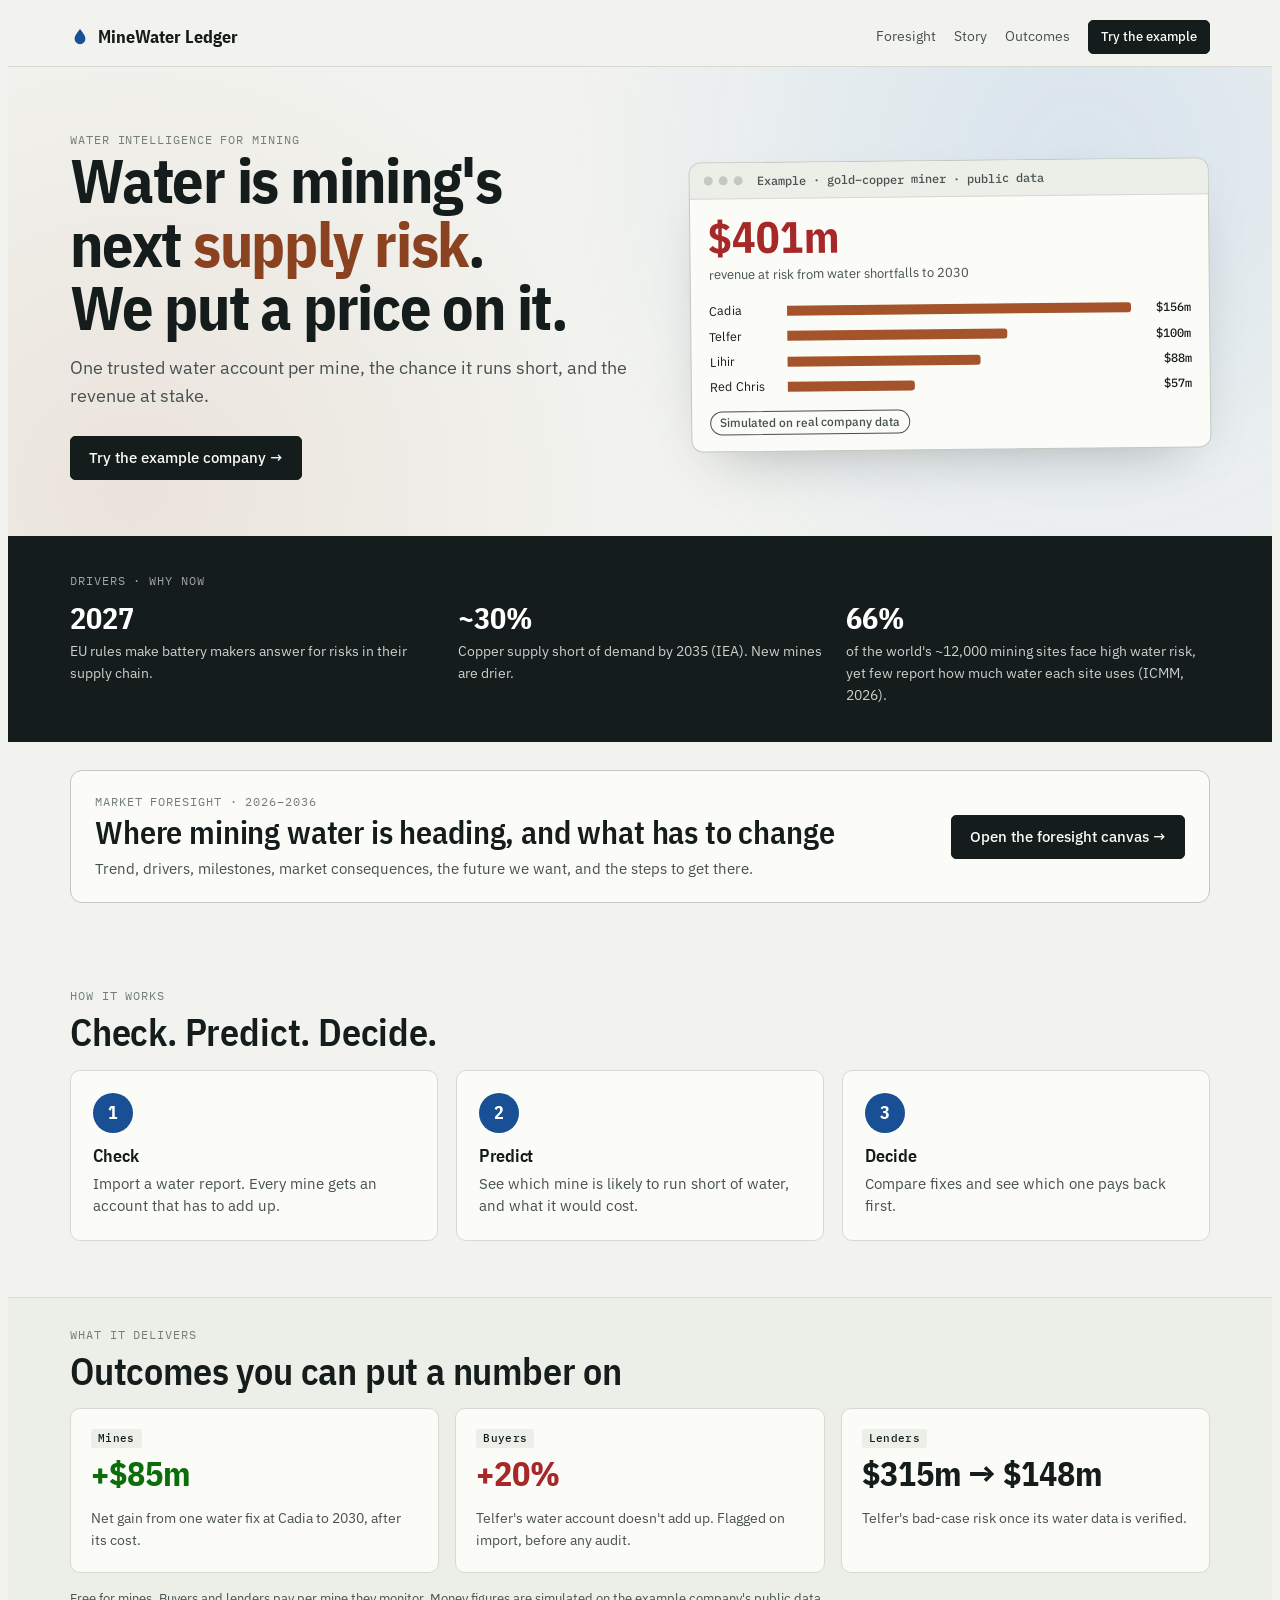
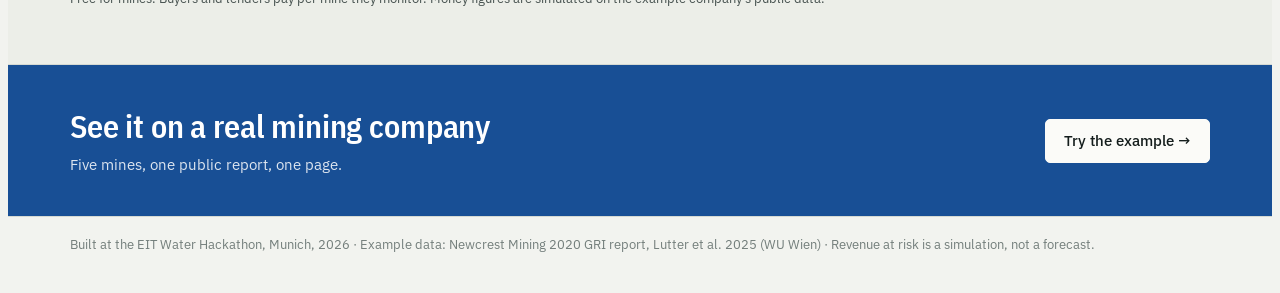
<file: index.html>
<!doctype html>
<html lang="en">
<head>
<meta charset="utf-8">
<meta name="viewport" content="width=device-width, initial-scale=1">
<title>MineWater Ledger</title>
<meta name="description" content="Water intelligence for mining: a trusted water account per mine, the chance it runs short, and the revenue at risk.">
<link rel="stylesheet" href="https://fonts.googleapis.com/css2?family=IBM+Plex+Mono:wght@400;500&family=IBM+Plex+Sans+Condensed:wght@500;600;700&family=IBM+Plex+Sans:wght@400;500;600&display=swap">
<link rel="stylesheet" href="css/app.css">
<link rel="stylesheet" href="css/landing.css">
<link rel="stylesheet" href="css/landing2.css">
</head>
<body class="landing-page">
<nav class="topbar"><div class="wrap">
  <a class="brand" href="index.html"><svg viewBox="0 0 24 24" aria-hidden="true"><path d="M12 2.5c3.6 4.6 6.5 8.2 6.5 11.6A6.5 6.5 0 0 1 5.5 14.1C5.5 10.7 8.4 7.1 12 2.5z" fill="currentColor"/></svg>MineWater Ledger</a>
  <div class="toplinks"><a href="foresight.html">Foresight</a><a href="story.html">Story</a><a href="#outcomes">Outcomes</a><a class="btn primary" href="dashboard.html">Try the example</a></div>
</div></nav>

<header class="l-hero"><div class="wrap">
  <div class="l-copy">
    <div class="eyebrow">Water intelligence for mining</div>
    <h1>Water is mining's next <em>supply risk</em>. We put a price on it.</h1>
    <p class="lede">One trusted water account per mine, the chance it runs short, and the revenue at stake.</p>
    <div class="row l-cta"><a class="btn primary big" href="dashboard.html">Try the example company →</a></div>
  </div>
  <div class="l-preview o-card" aria-label="Example outcome">
    <div class="pv-head"><span class="pv-dot"></span><span class="pv-dot"></span><span class="pv-dot"></span><span class="pv-title">Example · gold–copper miner · public data</span></div>
    <div class="o-big"><div class="o-v">$401m</div><div class="o-l">revenue at risk from water shortfalls to 2030</div></div>
    <div class="o-bars" role="img" aria-label="Revenue at risk by mine">
      <div><span>Cadia</span><i style="width:100%"></i><b>$156m</b></div>
      <div><span>Telfer</span><i style="width:64%"></i><b>$100m</b></div>
      <div><span>Lihir</span><i style="width:56%"></i><b>$88m</b></div>
      <div><span>Red Chris</span><i style="width:37%"></i><b>$57m</b></div>
    </div>
    <div class="pv-foot"><span class="pill info">Simulated on real company data</span></div>
  </div>
</div></header>

<section class="l-band"><div class="wrap">
  <div class="eyebrow" style="color:rgba(255,255,255,.6);margin-bottom:12px">Drivers · why now</div>
  <div class="why why3">
    <div><b>2027</b><p>EU rules make battery makers answer for risks in their supply chain.</p></div>
    <div><b>~30%</b><p>Copper supply short of demand by 2035 (IEA). New mines are drier.</p></div>
    <div><b>66%</b><p>of the world's ~12,000 mining sites face high water risk, yet few report how much water each site uses (ICMM, 2026).</p></div>
  </div>
</div></section>


<section class="panel" id="foresight"><div class="wrap">
  <a class="fs-teaser" href="foresight.html"><div><div class="eyebrow">Market foresight · 2026–2036</div><h2>Where mining water is heading, and what has to change</h2><p>Trend, drivers, milestones, market consequences, the future we want, and the steps to get there.</p></div><span class="btn primary big">Open the foresight canvas →</span></a>
</div></section>
<section class="panel" id="how"><div class="wrap stack">
  <div class="l-section-head"><div class="eyebrow">How it works</div><h2>Check. Predict. Decide.</h2></div>
  <ol class="l-steps">
    <li><span class="num">1</span><div><h3>Check</h3><p>Import a water report. Every mine gets an account that has to add up.</p></div></li>
    <li><span class="num">2</span><div><h3>Predict</h3><p>See which mine is likely to run short of water, and what it would cost.</p></div></li>
    <li><span class="num">3</span><div><h3>Decide</h3><p>Compare fixes and see which one pays back first.</p></div></li>
  </ol>
</div></section>

<section class="panel l-alt" id="outcomes"><div class="wrap stack">
  <div class="l-section-head"><div class="eyebrow">What it delivers</div><h2>Outcomes you can put a number on</h2></div>
  <div class="model3 outc">
    <div><span class="tag built">Mines</span><div class="m-v" style="color:var(--good-ink)">+$85m</div><p>Net gain from one water fix at Cadia to 2030, after its cost.</p></div>
    <div><span class="tag built">Buyers</span><div class="m-v" style="color:var(--crit-ink)">+20%</div><p>Telfer's water account doesn't add up. Flagged on import, before any audit.</p></div>
    <div><span class="tag built">Lenders</span><div class="m-v">$315m → $148m</div><p>Telfer's bad-case risk once its water data is verified.</p></div>
  </div>
  <p class="small">Free for mines. Buyers and lenders pay per mine they monitor. Money figures are simulated on the example company's public data.</p>
</div></section>

<section class="l-final"><div class="wrap">
  <div><h2>See it on a real mining company</h2><p>Five mines, one public report, one page.</p></div>
  <a class="btn big light" href="dashboard.html">Try the example →</a>
</div></section>
<footer><div class="wrap">Built at the EIT Water Hackathon, Munich, 2026 · Example data: Newcrest Mining 2020 GRI report, Lutter et al. 2025 (WU Wien) · Revenue at risk is a simulation, not a forecast.</div></footer>
</body>
</html>
</file>
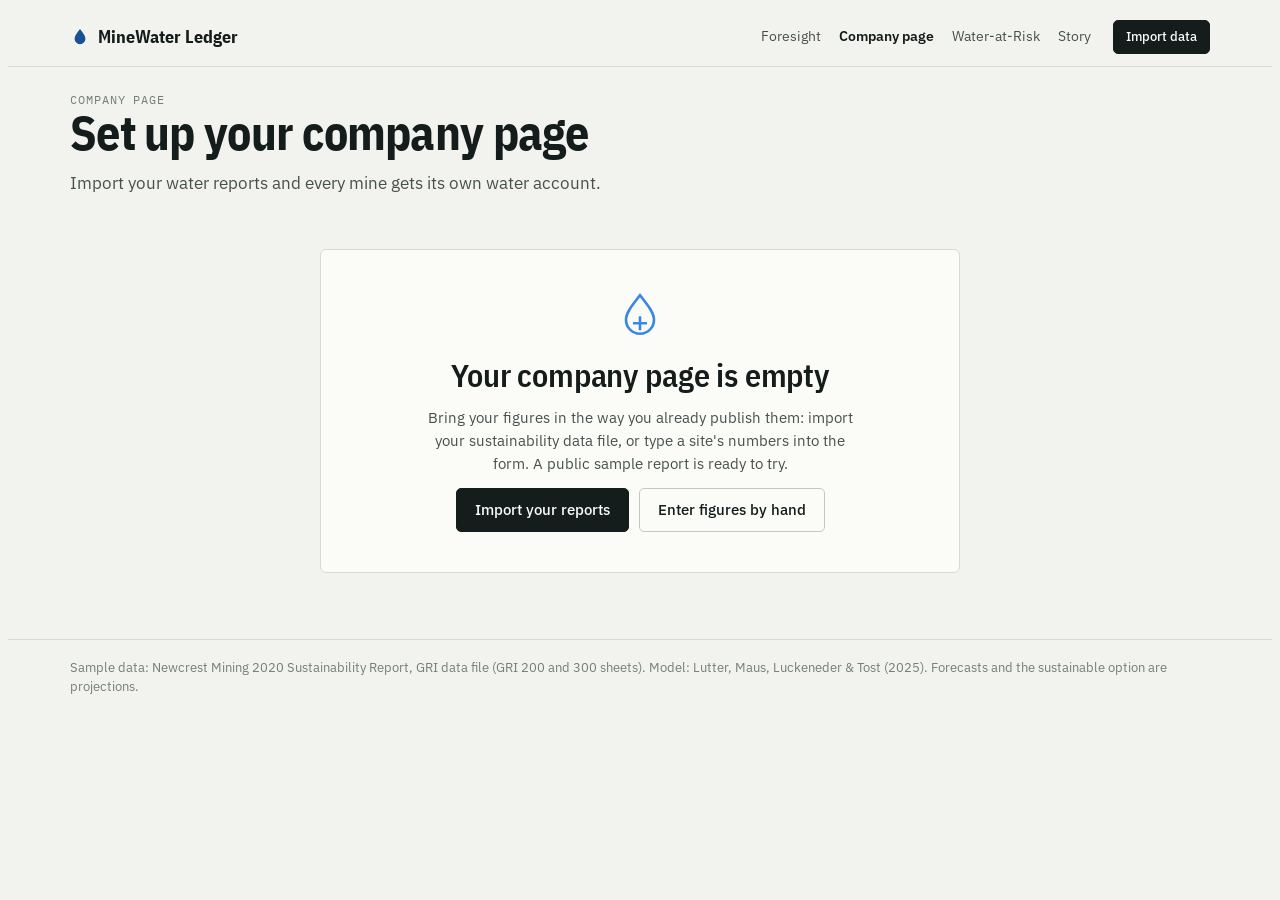
<file: dashboard.html>
<!doctype html>
<html lang="en">
<head>
<meta charset="utf-8">
<meta name="viewport" content="width=device-width, initial-scale=1">
<title>Company page · MineWater Ledger</title>
<link rel="stylesheet" href="https://fonts.googleapis.com/css2?family=IBM+Plex+Mono:wght@400;500&family=IBM+Plex+Sans+Condensed:wght@500;600;700&family=IBM+Plex+Sans:wght@400;500;600&display=swap">
<link rel="stylesheet" href="css/app.css?v=4">
<link rel="stylesheet" href="css/landing.css">
<link rel="stylesheet" href="css/extras.css">
</head>
<body>
<nav class="topbar"><div class="wrap">
  <a class="brand" href="index.html"><svg viewBox="0 0 24 24" aria-hidden="true"><path d="M12 2.5c3.6 4.6 6.5 8.2 6.5 11.6A6.5 6.5 0 0 1 5.5 14.1C5.5 10.7 8.4 7.1 12 2.5z" fill="currentColor"/></svg>MineWater Ledger</a>
  <div class="toplinks" data-v7><a href="foresight.html">Foresight</a><a href="dashboard.html" aria-current="page">Company page</a><a href="risk.html">Water-at-Risk</a><a href="story.html">Story</a><button class="btn primary" id="btn-import">Import data</button><button class="btn" id="btn-enter" hidden>Enter values</button></div>
</div></nav>
<div class="ctx-bar"><div class="wrap">
  <span>Company <b id="reg-co">–</b></span>
  <span>Period <b id="reg-period">–</b></span>
  <span>Unit <b>ML</b> (1 ML = 1,000 m³)</span>
  <span>Source <b id="reg-src">–</b></span>
</div></div>

<header class="hero slim"><div class="wrap">
  <div>
    <div class="eyebrow" id="co-eyebrow">Company page</div>
    <h1 id="co-name">Set up your company page</h1>
    <div class="co-profile" id="co-profile" hidden></div>
    <p class="lede" id="co-lede">No report loaded yet. Import a sustainability data file or type a site's figures, and every tab fills in.</p>
  </div>
  <div class="card stack" id="filter-card" hidden>
    <div class="row" style="justify-content:space-between"><div class="eyebrow">Filter</div><span class="small" id="data-state">No data yet</span></div>
    <div class="eyebrow" id="show-label" hidden>Mine</div>
    <div class="chips" id="chips" role="group" aria-label="Site" hidden></div>
    <div class="row small" id="dl-row" hidden><span class="eyebrow">Export</span><button class="btn" id="btn-csv">CSV</button><button class="btn" id="btn-print">Print / PDF</button></div>
  </div>
</div></header>

<section class="panel" id="empty"><div class="wrap">
  <div class="empty card">
    <svg viewBox="0 0 64 64" aria-hidden="true"><path d="M32 6c9 11.6 16 20 16 28a16 16 0 0 1-32 0c0-8 7-16.4 16-28z" fill="none" stroke="currentColor" stroke-width="3"/><path d="M24 38h16M32 30v16" stroke="currentColor" stroke-width="3"/></svg>
    <h2>Your company page is empty</h2>
    <p>Bring your figures in the way you already publish them: import your sustainability data file, or type a site's numbers into the form. A public sample report is ready to try.</p>
    <div class="row" style="justify-content:center"><button class="btn primary big" id="empty-import">Import your reports</button><button class="btn big" id="empty-enter">Enter figures by hand</button></div>
  </div>
</div></section>

<nav class="tabs" aria-label="Sections" id="nav" hidden><div class="wrap" role="tablist">
  <button class="tab" role="tab" id="t-overview" aria-controls="p-overview" aria-selected="true">Overview</button>
  <button class="tab" role="tab" id="t-withdrawal" aria-controls="p-withdrawal" aria-selected="false">Water in</button>
  <button class="tab" role="tab" id="t-outflows" aria-controls="p-outflows" aria-selected="false">Water out</button>
  <button class="tab" role="tab" id="t-balance" aria-controls="p-balance" aria-selected="false">Balance check</button>
  <button class="tab" role="tab" id="t-efficiency" aria-controls="p-efficiency" aria-selected="false">Efficiency</button>
  <button class="tab" role="tab" id="t-outlook" aria-controls="p-outlook" aria-selected="false">Outlook</button>
  <button class="tab" role="tab" id="t-years" aria-controls="p-years" aria-selected="false">Years &amp; output</button>
  <button class="tab" role="tab" id="t-cost" aria-controls="p-cost" aria-selected="false">Water cost</button>
  <button class="tab" role="tab" id="t-codes" aria-controls="p-codes" aria-selected="false">Source codes</button>
  <a href="risk.html" style="margin-left:auto;align-self:center;padding:10px 12px;font:600 14px/1 var(--f-body);color:var(--copper-ink);text-decoration:none;white-space:nowrap">Water-at-Risk →</a>
</div></nav>

<main id="main" hidden>
<section class="panel" id="p-overview" role="tabpanel" aria-labelledby="t-overview"><div class="wrap stack">
  <div id="ov-flows" class="stack"></div>
  <div id="ov-sources"></div>
  <div class="answers" id="ov-answers"></div>
  <div class="kpis" id="ov-kpis" hidden></div>
  <div class="card stack"><h3>What stands out</h3><ul class="findings" id="ov-findings"></ul></div>
  <div class="card stack"><h3>Sites</h3><div class="tbl-wrap" style="border:0"><table id="ov-table"></table></div></div>
</div></section>

<section class="panel" id="p-withdrawal" role="tabpanel" aria-labelledby="t-withdrawal" hidden><div class="wrap stack">
  <div class="panel-head"><div><div class="eyebrow">Water withdrawn · GRI 303-3</div><h2 id="wd-title">Where the water comes from</h2></div>
    <p>Category 1 and 2 are freshwater ("high quality" in the ICMM guide). Category 3 is low quality, here almost all seawater.</p></div>
  <div class="card">
    <div class="controls"><span class="ctl-label">Split by</span><div class="seg" id="wd-seg" role="group" aria-label="Split"><button data-v="quality" aria-pressed="true">Quality</button><button data-v="source" aria-pressed="false">Source</button></div></div>
    <div class="chart" id="wd-chart"></div><div class="legend" id="wd-legend"></div>
  </div>
</div></section>

<section class="panel" id="p-outflows" role="tabpanel" aria-labelledby="t-outflows" hidden><div class="wrap stack">
  <div class="panel-head"><div><div class="eyebrow">Water discharged and consumed · GRI 303-4, 303-5</div><h2>Where the water goes</h2></div>
    <p>Discharge goes back to rivers, groundwater or the sea. Consumption is water that does not come back: evaporated, held in tailings or used up.</p></div>
  <div class="card"><div class="chart" id="of-chart"></div><div class="legend" id="of-legend"></div></div>
  <p class="note" id="of-note"></p>
</div></section>

<section class="panel" id="p-balance" role="tabpanel" aria-labelledby="t-balance" hidden><div class="wrap stack">
  <div class="panel-head"><div><div class="eyebrow">ICMM 2021 · site water balance</div><h2>Does water in equal water out?</h2></div>
    <p>Withdrawal − discharge − change in storage should equal consumption. We allow ±5%. Pick a site above or below.</p></div>
  <div class="card stack"><div id="bl-status"></div><div class="chart" id="bl-chart"></div><div class="eq" id="bl-eq"></div></div>
  <div class="card stack"><h3>All sites</h3><div class="tbl-wrap" style="border:0"><table id="bl-table"></table></div></div>
</div></section>

<section class="panel" id="p-efficiency" role="tabpanel" aria-labelledby="t-efficiency" hidden><div class="wrap stack">
  <div class="panel-head"><div><div class="eyebrow">Freshwater per unit of output</div><h2>Same gold, very different water</h2></div>
    <p>Freshwater withdrawal divided by ore milled, gold-equivalent ounces or revenue, per site. Most reports give these ratios for energy, not for water.</p></div>
  <div class="card">
    <div class="controls"><span class="ctl-label">Per</span><div class="seg" id="ef-seg" role="group" aria-label="Denominator"><button data-v="t" aria-pressed="true">tonne of ore</button><button data-v="oz" aria-pressed="false">ounce of gold</button><button data-v="rev" aria-pressed="false">US$ million revenue</button><button data-v="rr" aria-pressed="false">recycled share</button></div></div>
    <div class="chart" id="ef-chart"></div>
  </div>
</div></section>

<section class="panel" id="p-outlook" role="tabpanel" aria-labelledby="t-outlook" hidden><div class="wrap stack">
  <div class="panel-head"><div><div class="eyebrow">Trend, forecast and the sustainable option</div><h2 id="ol-title">–</h2></div>
    <p>Past years: the Lutter et al. (2025) copper-mine model where the site is covered. From FY20: a projection to 2030, with and without more recycling.</p></div>
  <div class="row"><div class="slider"><label for="ol-rr">Recycle more of the water used <output id="o-rr"></output></label><input type="range" id="ol-rr" min="0" max="30" value="10"></div></div>
  <div class="card stack">
    <div class="chart" id="ol-chart"></div>
    <div class="legend"><span><i class="sw" style="background:var(--muted)"></i>Model estimate (Lutter et al.)</span><span><i class="sw" style="background:var(--ink)"></i>Reported FY20</span><span><i class="sw" style="background:var(--q2)"></i>Forecast, business as usual</span><span><i class="sw" style="background:var(--good)"></i>Forecast, sustainable option</span></div>
  </div>
  <div class="kpis k3" id="ol-kpis"></div>
  <div class="card stack"><h3>Outcome</h3><ul class="findings" id="ol-outcome"></ul></div>
</div></section>
<section class="panel" id="p-years" role="tabpanel" aria-labelledby="t-years" hidden><div class="wrap stack">
  <div class="panel-head"><div><div class="eyebrow">History · water in, ore and gold out</div><h2 id="yr-title">–</h2></div>
    <p>Every year the file (or an earlier report) gives us becomes a data point: water taken, ore processed, gold produced. Dark blue: this report. Light blue: earlier years compiled by WU Wien from company reports. Grey: model estimate. <span class="small" id="yr-hint"></span></p></div>
  <div class="card stack"><div class="chart" id="yr-chart"></div>
    <div class="legend"><span><i class="sw" style="background:var(--q1)"></i>Reported in this file</span><span><i class="sw" style="background:var(--q2)"></i>Earlier reports (Lutter et al. compilation)</span><span><i class="sw" style="background:var(--muted)"></i>Model estimate</span></div></div>
  <details class="card stack"><summary>Year by year: water per tonne and per ounce</summary><div class="tbl-wrap" style="border:0"><table id="yr-table"></table></div></details>
  <div class="card stack"><h3>Predict output from the water you can get</h3><p class="small">Uses the site's own water-per-tonne history. Move the slider to see how much ore, gold and revenue a given freshwater volume supports.</p><div id="yr-pred" class="stack"></div></div>
</div></section>

<section class="panel" id="p-cost" role="tabpanel" aria-labelledby="t-cost" hidden><div class="wrap stack">
  <div class="panel-head"><div><div class="eyebrow">What the water costs · per source</div><h2>The water bill, site by site</h2></div>
    <p>Volumes by source come from the report. Unit costs are planning values (<span class="tag assumed">assumed</span>): pumping surface water, running a borefield, buying from a third party, pumping seawater, treating what goes back out. Change them to the site's real tariffs.</p></div>
  <details class="card stack"><summary>Change the unit costs ($ per m³)</summary><div class="cost-ctl" id="cost-ctl"></div></details>
  <div class="card stack"><div class="chart" id="cost-chart"></div><div class="legend" id="cost-legend"></div></div>
  <div class="card stack"><div class="tbl-wrap" style="border:0"><table id="cost-table"></table></div><p class="note" id="cost-note"></p></div>
</div></section>

<section class="panel" id="p-codes" role="tabpanel" aria-labelledby="t-codes" hidden><div class="wrap stack">
  <div class="panel-head"><div><div class="eyebrow">How the import reads a report</div><h2>Disclosure codes decide where each number goes</h2></div>
    <p>Reports tag each table with a GRI or ICMM code. The import uses the code to know the table (withdrawal, discharge, storage, consumption, output), then the row labels to know the source and the water quality. This is what makes any company's file readable, not just this one.</p></div>
  <div class="card stack"><h3>Codes found in the sample file</h3><div class="tbl-wrap" style="border:0"><table id="code-table"></table></div></div>
  <div class="card stack"><h3>Row labels and what they become</h3><div class="tbl-wrap" style="border:0"><table id="row-table"></table></div>
    <p class="note"><b>Needs a human:</b> 303-5 storage change is "-" for Lihir and Telfer. The import keeps it as "not reported" and flags it, instead of reading it as zero.</p></div>
</div></section>

</main>
<footer><div class="wrap">Sample data: Newcrest Mining 2020 Sustainability Report, GRI data file (GRI 200 and 300 sheets). Model: Lutter, Maus, Luckeneder &amp; Tost (2025). Forecasts and the sustainable option are projections.</div></footer>
<div id="tip" role="status" aria-live="polite"></div>
<div class="modal" id="modal" hidden role="dialog" aria-modal="true" aria-labelledby="m-title"><div class="modal-box">
  <div class="row" style="justify-content:space-between"><h2 id="m-title">Add water data</h2><button class="btn" id="m-close" aria-label="Close">✕</button></div>
  <div class="seg" id="m-seg" role="group" aria-label="Method"><button data-v="import" aria-pressed="true">Import a report</button><button data-v="enter" aria-pressed="false">Enter values</button></div>
  <div id="m-import" class="stack">
    <div class="drop" id="m-drop" tabindex="0">Drop your water reports here (.xlsx, .csv), one file per year<br><span class="small">or</span> <button class="btn" id="m-sample">Use the example company's files</button></div>
    <div class="eyebrow">Files in this import</div>
    <ul class="imp-files" id="m-files">
      <li><span class="ft">XLSX</span><div><b>Company report · FY20 GRI data file</b><span>201104_Newcrest 2020 Sustainability Report – GRI Content Index and supplementary data.xlsx</span><span class="got">FY20 water per mine · FY19 ore and gold (Restatements sheet) · company water totals FY18–FY20</span></div></li>
      <li><span class="ft">CSV</span><div><b>Public benchmark · WU Wien copper-mine dataset</b><span>Lutter et al 2025_final predictions.csv</span><span class="got">Water per mine 2015–2019 for 507 copper mines, matched by mine name (Telfer, Cadia East, Red Chris)</span></div></li>
      <li class="off"><span class="ft">+</span><div><b>Other years' company reports</b><span>FY19, FY21 … not added</span><span class="got">Would replace the benchmark values with the company's own numbers</span></div></li>
    </ul>
    <ol class="progress" id="m-progress"></ol>
    <p class="small">Demo: any file dropped here imports the example company's files above.</p>
  </div>
  <div id="m-enter" class="stack" hidden>
    <div class="form-grid">
      <label>Site<select id="f-site"></select></label>
      <label>New site name (optional)<input type="text" id="f-new" placeholder="e.g. Wafi-Golpu"></label>
    </div>
    <div class="eyebrow">Water in (ML)</div>
    <div class="form-grid">
      <label>Freshwater: surface water<input type="number" id="f-sw" min="0" step="any"></label>
      <label>Freshwater: groundwater<input type="number" id="f-gw" min="0" step="any"></label>
      <label>Third-party water (e.g. town supply)<input type="number" id="f-tp" min="0" step="any"></label>
      <label>Seawater<input type="number" id="f-sea" min="0" step="any"></label>
    </div>
    <div class="eyebrow">Water out and reuse (ML)</div>
    <div class="form-grid">
      <label>Discharge<input type="number" id="f-d" min="0" step="any"></label>
      <label>Consumption (evaporation, tailings)<input type="number" id="f-c" min="0" step="any"></label>
      <label>Change in storage (+ stored, − drawn)<input type="number" id="f-ds" step="any"></label>
      <label>Recycled or reused<input type="number" id="f-r" min="0" step="any"></label>
    </div>
    <div class="entry-check" id="f-check"></div>
    <div class="row"><button class="btn primary" id="f-save">Save to dashboard</button><button class="btn" id="f-example">Fill example values</button></div><p class="small">Example values are illustrative, sized to the model estimate for Red Chris (4,914 ML); Newcrest did not report them.</p><div></div>
  </div>
</div></div>
<div class="toast" id="toast" role="status" aria-live="polite" hidden></div>

<script src="data/newcrest.js?v=4"></script>
<script src="data/lutter.js?v=4"></script>
<script src="js/dashboard.js?v=4"></script>
<script src="data/newcrest_years.js"></script>
<script src="js/extras.js"></script>
</body>
</html>
</file>
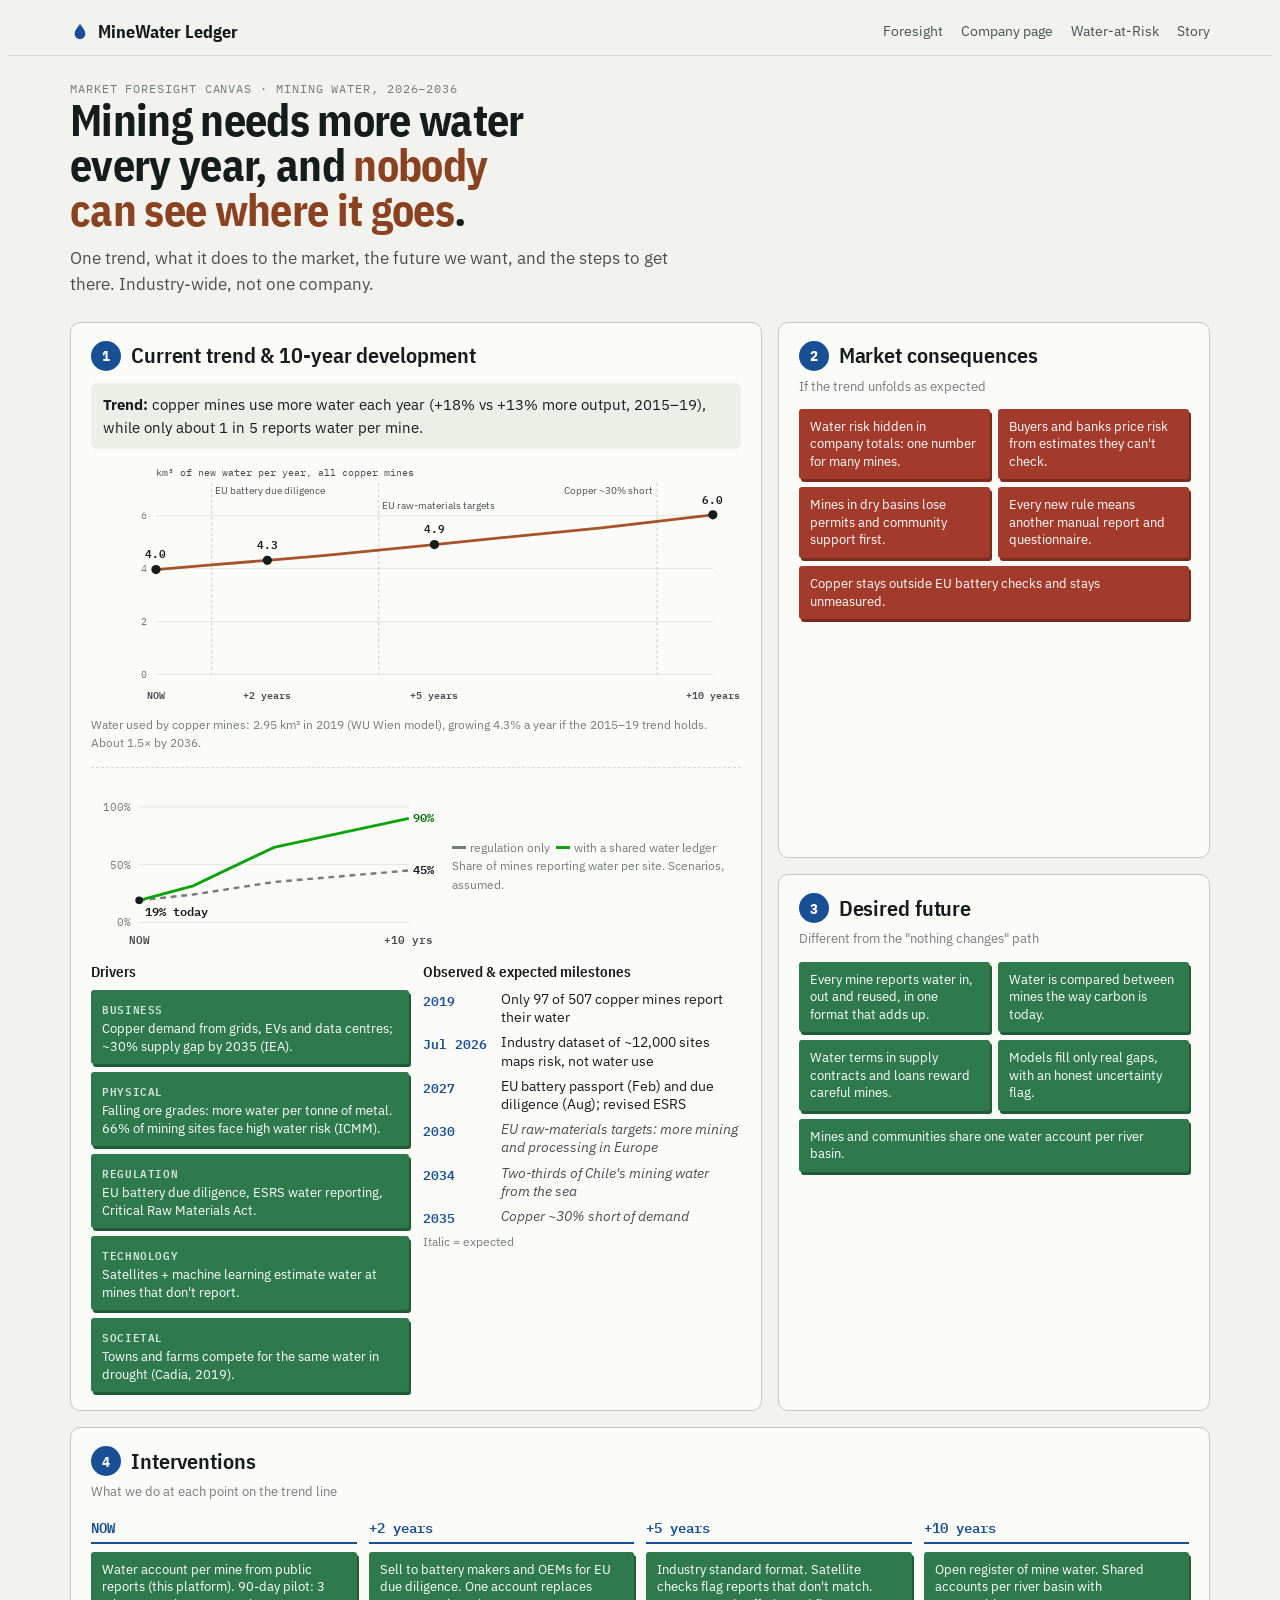
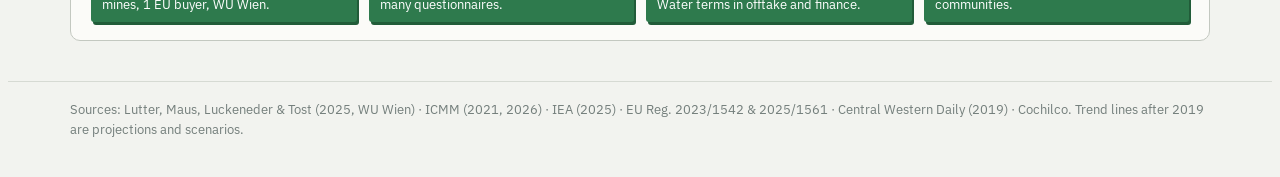
<file: foresight.html>
<!doctype html>
<html lang="en">
<head>
<meta charset="utf-8">
<meta name="viewport" content="width=device-width, initial-scale=1">
<title>Market Foresight · MineWater Ledger</title>
<link rel="stylesheet" href="https://fonts.googleapis.com/css2?family=IBM+Plex+Mono:wght@400;500&family=IBM+Plex+Sans+Condensed:wght@500;600;700&family=IBM+Plex+Sans:wght@400;500;600&display=swap">
<link rel="stylesheet" href="css/app.css">
<link rel="stylesheet" href="css/landing.css">
<link rel="stylesheet" href="css/foresight.css">
</head>
<body>
<nav class="topbar"><div class="wrap">
  <a class="brand" href="index.html"><svg viewBox="0 0 24 24" aria-hidden="true"><path d="M12 2.5c3.6 4.6 6.5 8.2 6.5 11.6A6.5 6.5 0 0 1 5.5 14.1C5.5 10.7 8.4 7.1 12 2.5z" fill="currentColor"/></svg>MineWater Ledger</a>
  <div class="toplinks"><a href="foresight.html" aria-current="page">Foresight</a><a href="dashboard.html">Company page</a><a href="risk.html">Water-at-Risk</a><a href="story.html">Story</a></div>
</div></nav>

<header class="hero slim fc-hero"><div class="wrap">
  <div>
    <div class="eyebrow">Market foresight canvas · mining water, 2026–2036</div>
    <h1>Mining needs more water every year, and <em>nobody can see where it goes</em>.</h1>
    <p class="lede">One trend, what it does to the market, the future we want, and the steps to get there. Industry-wide, not one company.</p>
  </div>
</div></header>

<main class="wrap fc">
  <!-- 1 -->
  <section class="fc-box fc-1">
    <h2><span>1</span>Current trend &amp; 10-year development</h2>
    <p class="fc-trend"><b>Trend:</b> copper mines use more water each year (+18% vs +13% more output, 2015–19), while only about 1 in 5 reports water per mine.</p>
    <div class="fc-charts">
      <div><svg class="fc-svg" viewBox="0 0 700 270" role="img" aria-label="Water used by copper mines, km3 per year, 2026 to 2036">
<g class="g"><line x1="70" x2="670" y1="230" y2="230"/><text x="60" y="234" text-anchor="end">0</text><line x1="70" x2="670" y1="173" y2="173"/><text x="60" y="177" text-anchor="end">2</text><line x1="70" x2="670" y1="116" y2="116"/><text x="60" y="120" text-anchor="end">4</text><line x1="70" x2="670" y1="59" y2="59"/><text x="60" y="63" text-anchor="end">6</text></g><text x="70" y="16" class="unit">km³ of new water per year, all copper mines</text><line x1="130" x2="130" y1="24" y2="230" class="ms"/><text x="134" y="36" class="mst" text-anchor="start">EU battery due diligence</text><line x1="310" x2="310" y1="24" y2="230" class="ms"/><text x="314" y="52" class="mst" text-anchor="start">EU raw-materials targets</text><line x1="610" x2="610" y1="24" y2="230" class="ms"/><text x="606" y="36" class="mst" text-anchor="end">Copper ~30% short</text>
<path d="M70,117 L130,112 L190,107 L250,102 L310,96 L370,90 L430,84 L490,78 L550,72 L610,65 L670,58" class="line"/><circle cx="70" cy="117" r="5" class="dot"/><text x="70" y="105" text-anchor="middle" class="val">4.0</text><circle cx="190" cy="107" r="5" class="dot"/><text x="190" y="95" text-anchor="middle" class="val">4.3</text><circle cx="370" cy="90" r="5" class="dot"/><text x="370" y="78" text-anchor="middle" class="val">4.9</text><circle cx="670" cy="58" r="5" class="dot"/><text x="670" y="46" text-anchor="middle" class="val">6.0</text><text x="70" y="256" text-anchor="middle" class="xl">NOW</text><text x="190" y="256" text-anchor="middle" class="xl">+2 years</text><text x="370" y="256" text-anchor="middle" class="xl">+5 years</text><text x="670" y="256" text-anchor="middle" class="xl">+10 years</text></svg><p class="fc-cap">Water used by copper mines: 2.95 km³ in 2019 (WU Wien model), growing 4.3% a year if the 2015–19 trend holds. About 1.5× by 2036.</p></div>
      <div><svg class="fc-svg" viewBox="0 0 360 180" role="img" aria-label="Share of mines reporting water per site">
<g class="g"><line x1="50" x2="330" y1="150" y2="150"/><text x="42" y="154" text-anchor="end">0%</text><line x1="50" x2="330" y1="90" y2="90"/><text x="42" y="94" text-anchor="end">50%</text><line x1="50" x2="330" y1="30" y2="30"/><text x="42" y="34" text-anchor="end">100%</text></g>
<path d="M50,127 L106,121 L190,108 L330,96" class="exp"/><path d="M50,127 L106,112 L190,72 L330,42" class="des"/>
<text x="334" y="46" class="val des-t">90%</text><text x="334" y="100" class="val">45%</text>
<circle cx="50" cy="127" r="4" class="dot"/><text x="56" y="143" class="val">19% today</text>
<text x="50" y="172" class="xl" text-anchor="middle">NOW</text><text x="330" y="172" class="xl" text-anchor="middle">+10 yrs</text></svg><p class="fc-cap"><i class="k exp"></i>regulation only &nbsp;<i class="k des"></i>with a shared water ledger<br>Share of mines reporting water per site. Scenarios, assumed.</p></div>
    </div>
    <div class="fc-sub">
      <div><h3>Drivers</h3>
        <div class="notes">
          <div class="note"><small>Business</small>Copper demand from grids, EVs and data centres; ~30% supply gap by 2035 (IEA).</div>
          <div class="note"><small>Physical</small>Falling ore grades: more water per tonne of metal. 66% of mining sites face high water risk (ICMM).</div>
          <div class="note"><small>Regulation</small>EU battery due diligence, ESRS water reporting, Critical Raw Materials Act.</div>
          <div class="note"><small>Technology</small>Satellites + machine learning estimate water at mines that don't report.</div>
          <div class="note"><small>Societal</small>Towns and farms compete for the same water in drought (Cadia, 2019).</div>
        </div></div>
      <div><h3>Observed &amp; expected milestones</h3>
        <ol class="ms-list">
          <li><b>2019</b>Only 97 of 507 copper mines report their water</li>
          <li><b>Jul 2026</b>Industry dataset of ~12,000 sites maps risk, not water use</li>
          <li><b>2027</b>EU battery passport (Feb) and due diligence (Aug); revised ESRS</li>
          <li class="exp"><b>2030</b>EU raw-materials targets: more mining and processing in Europe</li>
          <li class="exp"><b>2034</b>Two-thirds of Chile's mining water from the sea</li>
          <li class="exp"><b>2035</b>Copper ~30% short of demand</li>
        </ol><p class="fc-cap">Italic = expected</p></div>
    </div>
  </section>

  <!-- 2 -->
  <section class="fc-box fc-2">
    <h2><span>2</span>Market consequences</h2>
    <p class="fc-q">If the trend unfolds as expected</p>
    <div class="notes">
      <div class="note red">Water risk hidden in company totals: one number for many mines.</div>
      <div class="note red">Buyers and banks price risk from estimates they can't check.</div>
      <div class="note red">Mines in dry basins lose permits and community support first.</div>
      <div class="note red">Every new rule means another manual report and questionnaire.</div>
      <div class="note red">Copper stays outside EU battery checks and stays unmeasured.</div>
    </div>
  </section>

  <!-- 3 -->
  <section class="fc-box fc-3">
    <h2><span>3</span>Desired future</h2>
    <p class="fc-q">Different from the "nothing changes" path</p>
    <div class="notes">
      <div class="note">Every mine reports water in, out and reused, in one format that adds up.</div>
      <div class="note">Water is compared between mines the way carbon is today.</div>
      <div class="note">Water terms in supply contracts and loans reward careful mines.</div>
      <div class="note">Models fill only real gaps, with an honest uncertainty flag.</div>
      <div class="note">Mines and communities share one water account per river basin.</div>
    </div>
  </section>

  <!-- 4 -->
  <section class="fc-box fc-4">
    <h2><span>4</span>Interventions</h2>
    <p class="fc-q">What we do at each point on the trend line</p>
    <div class="fc-steps">
      <div><b>NOW</b><div class="note">Water account per mine from public reports (this platform). 90-day pilot: 3 mines, 1 EU buyer, WU Wien.</div></div>
      <div><b>+2 years</b><div class="note">Sell to battery makers and OEMs for EU due diligence. One account replaces many questionnaires.</div></div>
      <div><b>+5 years</b><div class="note">Industry standard format. Satellite checks flag reports that don't match. Water terms in offtake and finance.</div></div>
      <div><b>+10 years</b><div class="note">Open register of mine water. Shared accounts per river basin with communities.</div></div>
    </div>
  </section>
</main>
<footer><div class="wrap">Sources: Lutter, Maus, Luckeneder &amp; Tost (2025, WU Wien) · ICMM (2021, 2026) · IEA (2025) · EU Reg. 2023/1542 &amp; 2025/1561 · Central Western Daily (2019) · Cochilco. Trend lines after 2019 are projections and scenarios.</div></footer>
</body>
</html>
</file>
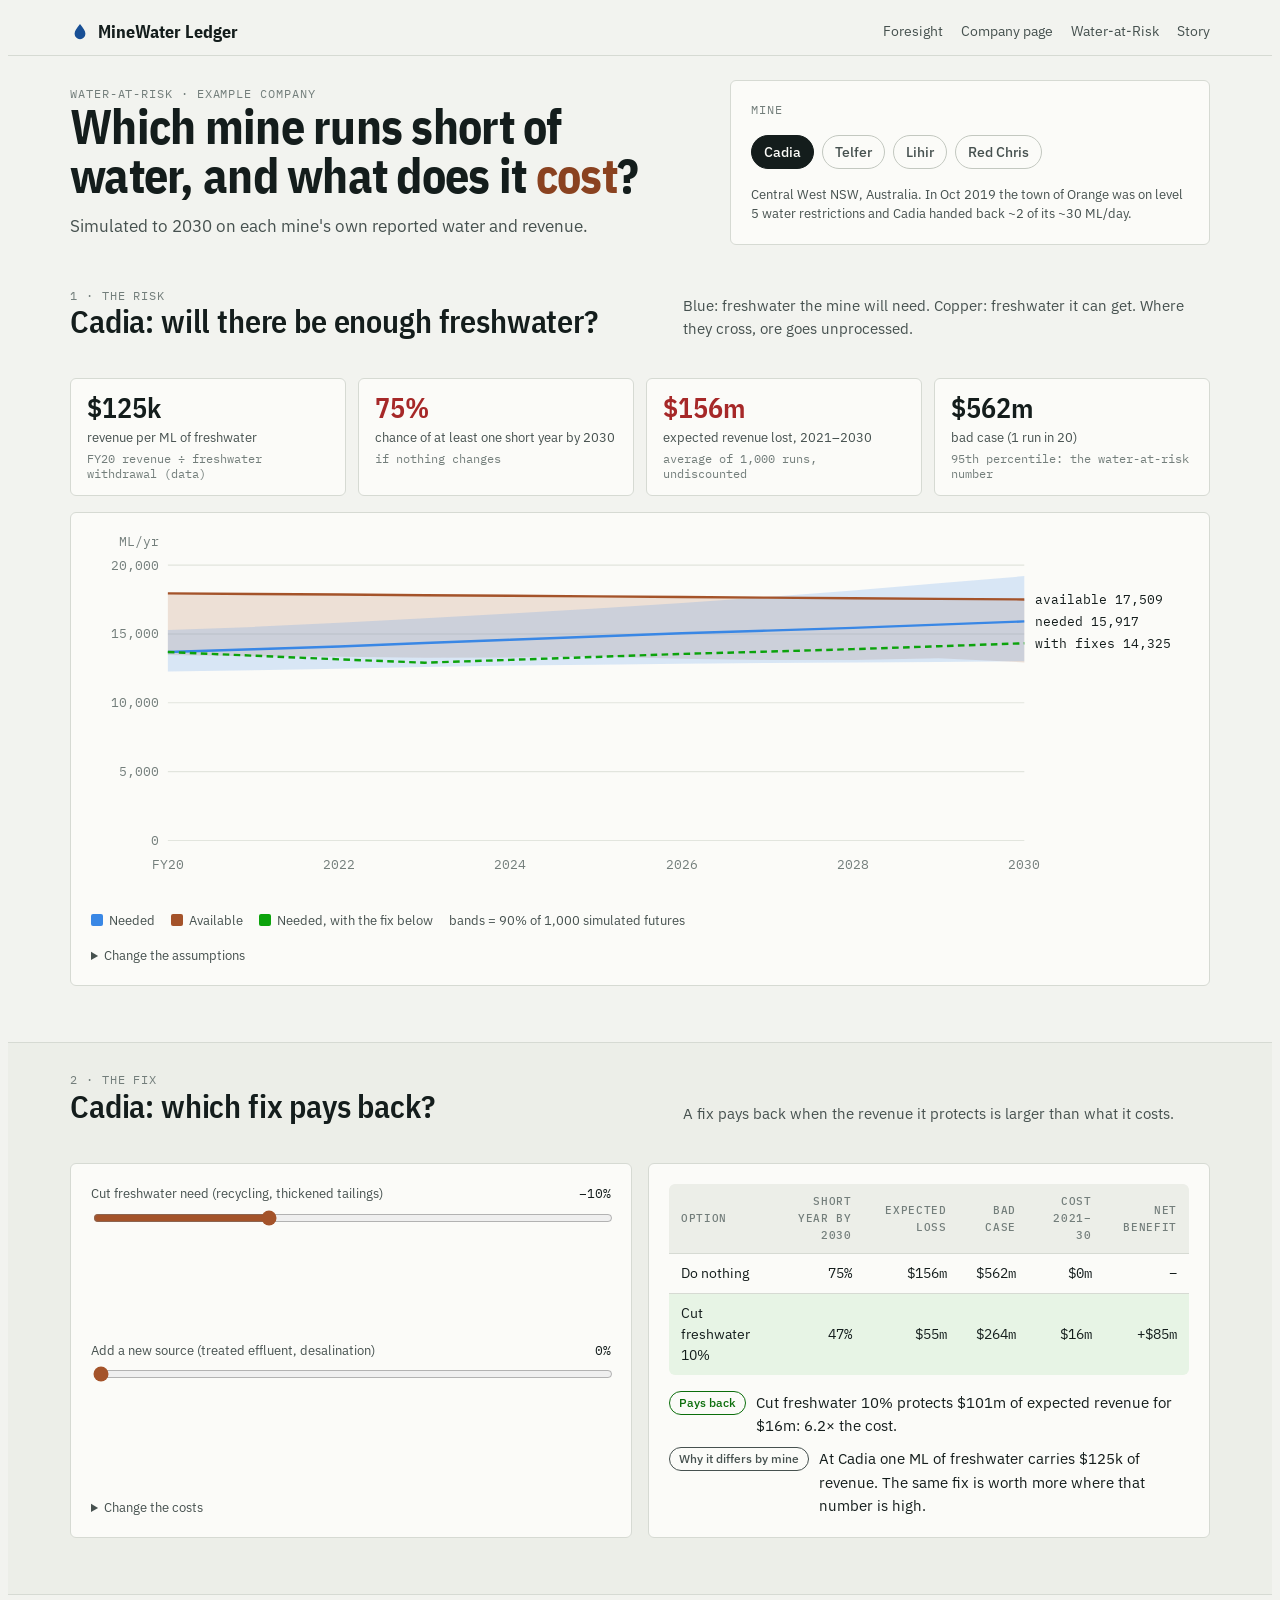
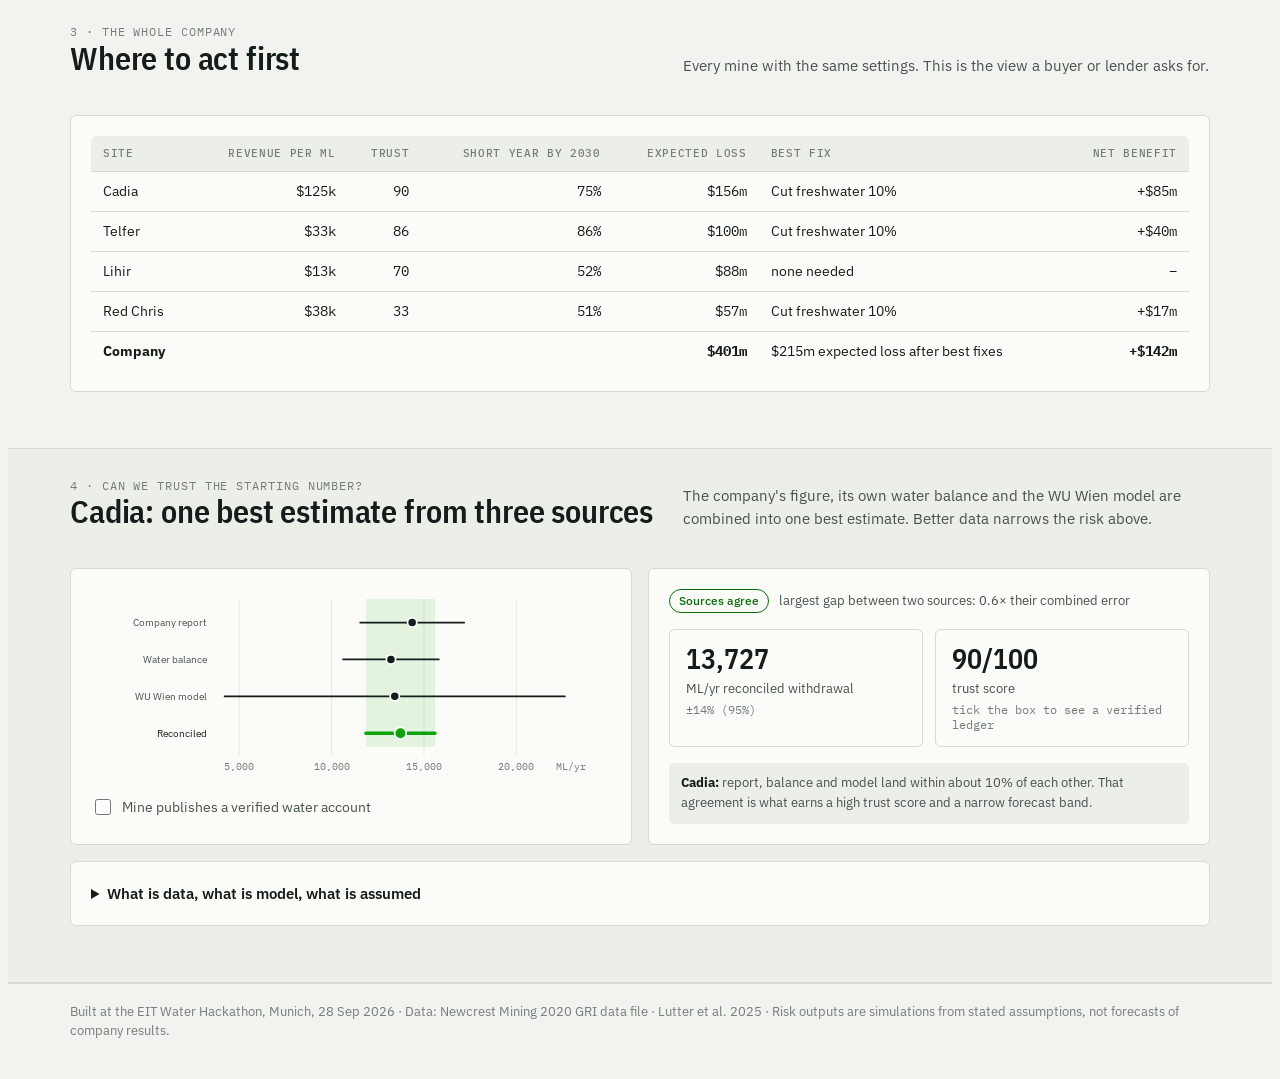
<file: risk.html>
<!doctype html>
<html lang="en">
<head>
<meta charset="utf-8">
<meta name="viewport" content="width=device-width, initial-scale=1">
<title>Water-at-Risk · MineWater Ledger</title>
<link rel="stylesheet" href="https://fonts.googleapis.com/css2?family=IBM+Plex+Mono:wght@400;500&family=IBM+Plex+Sans+Condensed:wght@500;600;700&family=IBM+Plex+Sans:wght@400;500;600&display=swap">
<link rel="stylesheet" href="css/app.css">
<link rel="stylesheet" href="css/landing.css">
<link rel="stylesheet" href="css/risk.css">
</head>
<body>
<nav class="topbar"><div class="wrap">
  <a class="brand" href="index.html"><svg viewBox="0 0 24 24" aria-hidden="true"><path d="M12 2.5c3.6 4.6 6.5 8.2 6.5 11.6A6.5 6.5 0 0 1 5.5 14.1C5.5 10.7 8.4 7.1 12 2.5z" fill="currentColor"/></svg>MineWater Ledger</a>
  <div class="toplinks" data-v7><a href="foresight.html">Foresight</a><a href="dashboard.html">Company page</a><a href="risk.html" aria-current="page">Water-at-Risk</a><a href="story.html">Story</a></div>
</div></nav>

<header class="hero slim"><div class="wrap">
  <div>
    <div class="eyebrow">Water-at-Risk · example company</div>
    <h1>Which mine runs short of water, and what does it <em>cost</em>?</h1>
    <p class="lede">Simulated to 2030 on each mine's own reported water and revenue.</p>
  </div>
  <div class="card stack">
    <div class="eyebrow">Mine</div>
    <div class="chips" id="sites" role="group" aria-label="Mine"></div>
    <div class="small" id="site-note"></div>
  </div>
</div></header>

<!-- RISK -->
<section class="panel" id="p-pred"><div class="wrap stack">
  <div class="panel-head"><div><div class="eyebrow">1 · The risk</div><h2 id="pred-title">–</h2></div>
    <p>Blue: freshwater the mine will need. Copper: freshwater it can get. Where they cross, ore goes unprocessed.</p></div>
  <div class="kpis" id="pred-kpis"></div>
  <div class="card stack">
    <div class="chart" id="pred-chart"></div>
    <div class="legend"><span><i class="sw" style="background:var(--q2)"></i>Needed</span><span><i class="sw" style="background:var(--copper)"></i>Available</span><span><i class="sw" style="background:var(--good)"></i>Needed, with the fix below</span><span class="small">bands = 90% of 1,000 simulated futures</span></div>
    <details><summary class="small" style="cursor:pointer">Change the assumptions</summary>
    <div class="row r-ctl" style="margin-top:12px">
      <div class="slider"><label for="p-g">Freshwater demand growth <output id="o-g"></output></label><input type="range" id="p-g" min="0" max="5" step="0.1" value="1.5"><span class="r-hint">copper-mine average 2015–19 was 4.3% <span class="tag assumed">assumed</span></span></div>
      <div class="slider"><label for="p-drought">Drought chance per year <output id="o-drought"></output></label><input type="range" id="p-drought" min="0" max="50" step="1"><span class="r-hint">set per mine <span class="tag assumed">assumed</span></span></div>
      <div class="slider"><label for="p-head">Licence headroom today <output id="o-head"></output></label><input type="range" id="p-head" min="0" max="40" step="1" value="25"><span class="r-hint"><span class="tag assumed">assumed</span></span></div>
      <div class="slider"><label for="p-reg">Licences tighten by <output id="o-reg"></output></label><input type="range" id="p-reg" min="0" max="3" step="0.25" value="0.25"><span class="r-hint">per year <span class="tag assumed">assumed</span></span></div>
      <div class="slider"><label for="p-sens">Output lost per unit of shortfall <output id="o-sens"></output></label><input type="range" id="p-sens" min="20" max="100" step="5" value="50"><span class="r-hint"><span class="tag assumed">assumed</span></span></div>
    </div></details>
  </div>
</div></section>

<!-- FIX -->
<section class="panel l-alt" id="p-dec"><div class="wrap stack">
  <div class="panel-head"><div><div class="eyebrow">2 · The fix</div><h2 id="dec-title">–</h2></div>
    <p>A fix pays back when the revenue it protects is larger than what it costs.</p></div>
  <div class="grid-2">
    <div class="card stack">
      <div class="slider"><label for="l-rr">Cut freshwater need (recycling, thickened tailings) <output id="o-rr"></output></label><input type="range" id="l-rr" min="0" max="30" step="1" value="10"></div>
      <div class="slider"><label for="l-alt">Add a new source (treated effluent, desalination) <output id="o-alt"></output></label><input type="range" id="l-alt" min="0" max="30" step="1" value="0"></div>
      <details><summary class="small" style="cursor:pointer">Change the costs</summary>
        <div class="stack" style="margin-top:10px">
        <div class="slider"><label for="l-rrc">Cost of cutting freshwater <output id="o-rrc"></output></label><input type="range" id="l-rrc" min="0.3" max="3" step="0.1" value="1.2"><span class="r-hint">US$ per m³ avoided <span class="tag assumed">assumed</span></span></div>
        <div class="slider"><label for="l-altc">Cost of the new source <output id="o-altc"></output></label><input type="range" id="l-altc" min="0.5" max="4" step="0.1" value="2"><span class="r-hint">US$ per m³ delivered <span class="tag assumed">assumed</span></span></div>
        </div></details>
    </div>
    <div class="card stack">
      <div class="tbl-wrap" style="border:0"><table id="dec-table"></table></div>
      <ul class="findings" id="dec-find"></ul>
    </div>
  </div>
</div></section>

<!-- COMPANY -->
<section class="panel"><div class="wrap stack">
  <div class="panel-head"><div><div class="eyebrow">3 · The whole company</div><h2>Where to act first</h2></div><p>Every mine with the same settings. This is the view a buyer or lender asks for.</p></div>
  <div class="card"><div class="tbl-wrap" style="border:0"><table id="port-table"></table></div></div>
</div></section>

<!-- TRUST -->
<section class="panel l-alt" id="p-rec"><div class="wrap stack">
  <div class="panel-head"><div><div class="eyebrow">4 · Can we trust the starting number?</div><h2 id="rec-title">–</h2></div>
    <p>The company's figure, its own water balance and the WU Wien model are combined into one best estimate. Better data narrows the risk above.</p></div>
  <div class="grid-2">
    <div class="card stack">
      <div class="chart" id="rec-chart"></div>
      <label class="check"><input type="checkbox" id="verified"> Mine publishes a verified water account</label>
    </div>
    <div class="card stack">
      <div id="rec-status"></div>
      <div class="kpis k2" id="rec-kpis"></div>
      <p class="note" id="rec-note"></p>
    </div>
  </div>
  <details class="card"><summary style="cursor:pointer;font-weight:600">What is data, what is model, what is assumed</summary>
  <div class="tbl-wrap" style="border:0;margin-top:10px"><table>
    <thead><tr><th>Input</th><th>Status</th><th>Source</th></tr></thead>
    <tbody>
      <tr><td>Water in and out, recycled water, revenue per mine</td><td><span class="tag proven">data</span></td><td>Newcrest FY20 GRI data file</td></tr>
      <tr><td>Model estimate per mine (R² 0.79); copper-mine water +18.3% in 2015–19</td><td><span class="tag proven">data</span></td><td>Lutter et al. 2025, WU Wien</td></tr>
      <tr><td>Drought that cut supply: Cadia returned ~2 of ~30 ML/day (Oct 2019)</td><td><span class="tag proven">event</span></td><td>Central Western Daily, 25 Oct 2019</td></tr>
      <tr><td>Error bars, demand growth, drought odds, licence headroom, output loss, costs</td><td><span class="tag assumed">assumed</span></td><td>Planning values; replaced by site data in a pilot</td></tr>
    </tbody></table></div></details>
</div></section>

<footer><div class="wrap">Built at the EIT Water Hackathon, Munich, 28 Sep 2026 · Data: Newcrest Mining 2020 GRI data file · Lutter et al. 2025 · Risk outputs are simulations from stated assumptions, not forecasts of company results.</div></footer>
<div id="tip" role="status" aria-live="polite"></div>
<script src="data/newcrest.js"></script>
<script src="data/lutter.js"></script>
<script src="js/risk.js"></script>
</body>
</html>
</file>
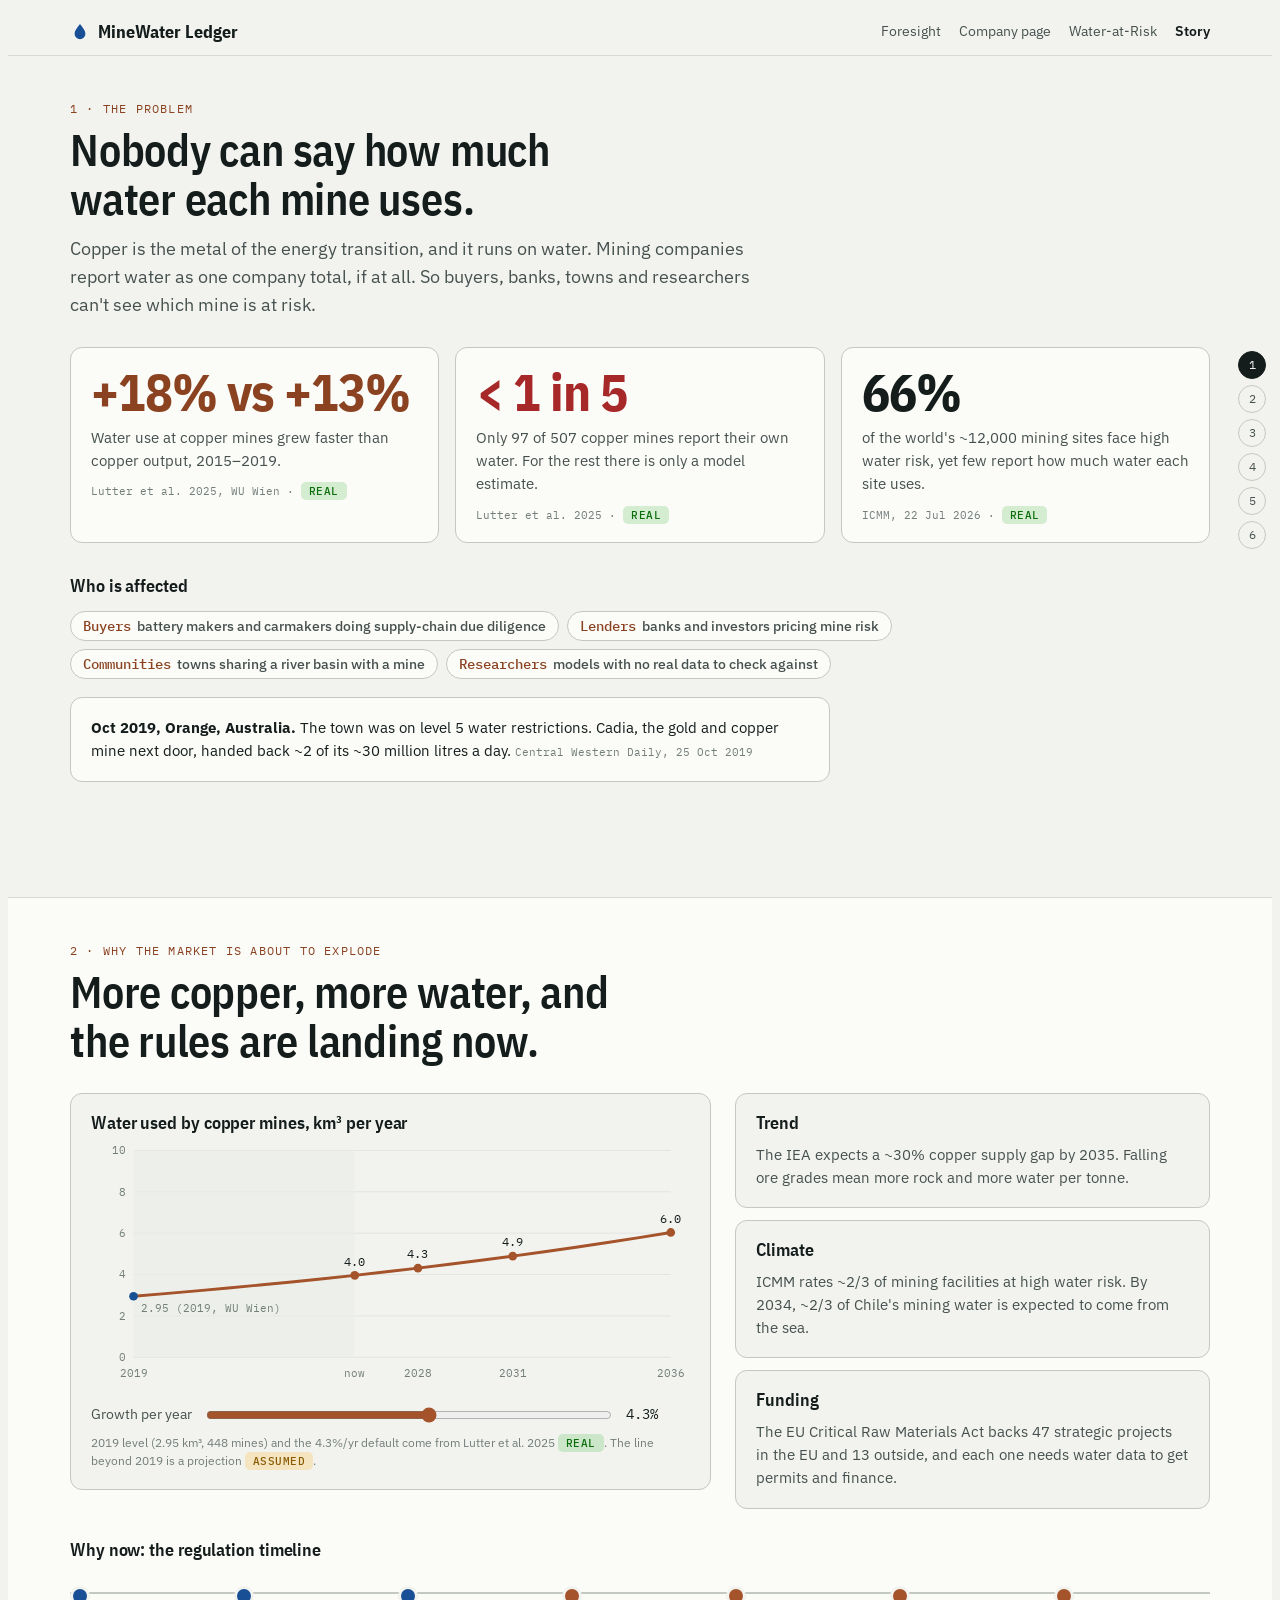
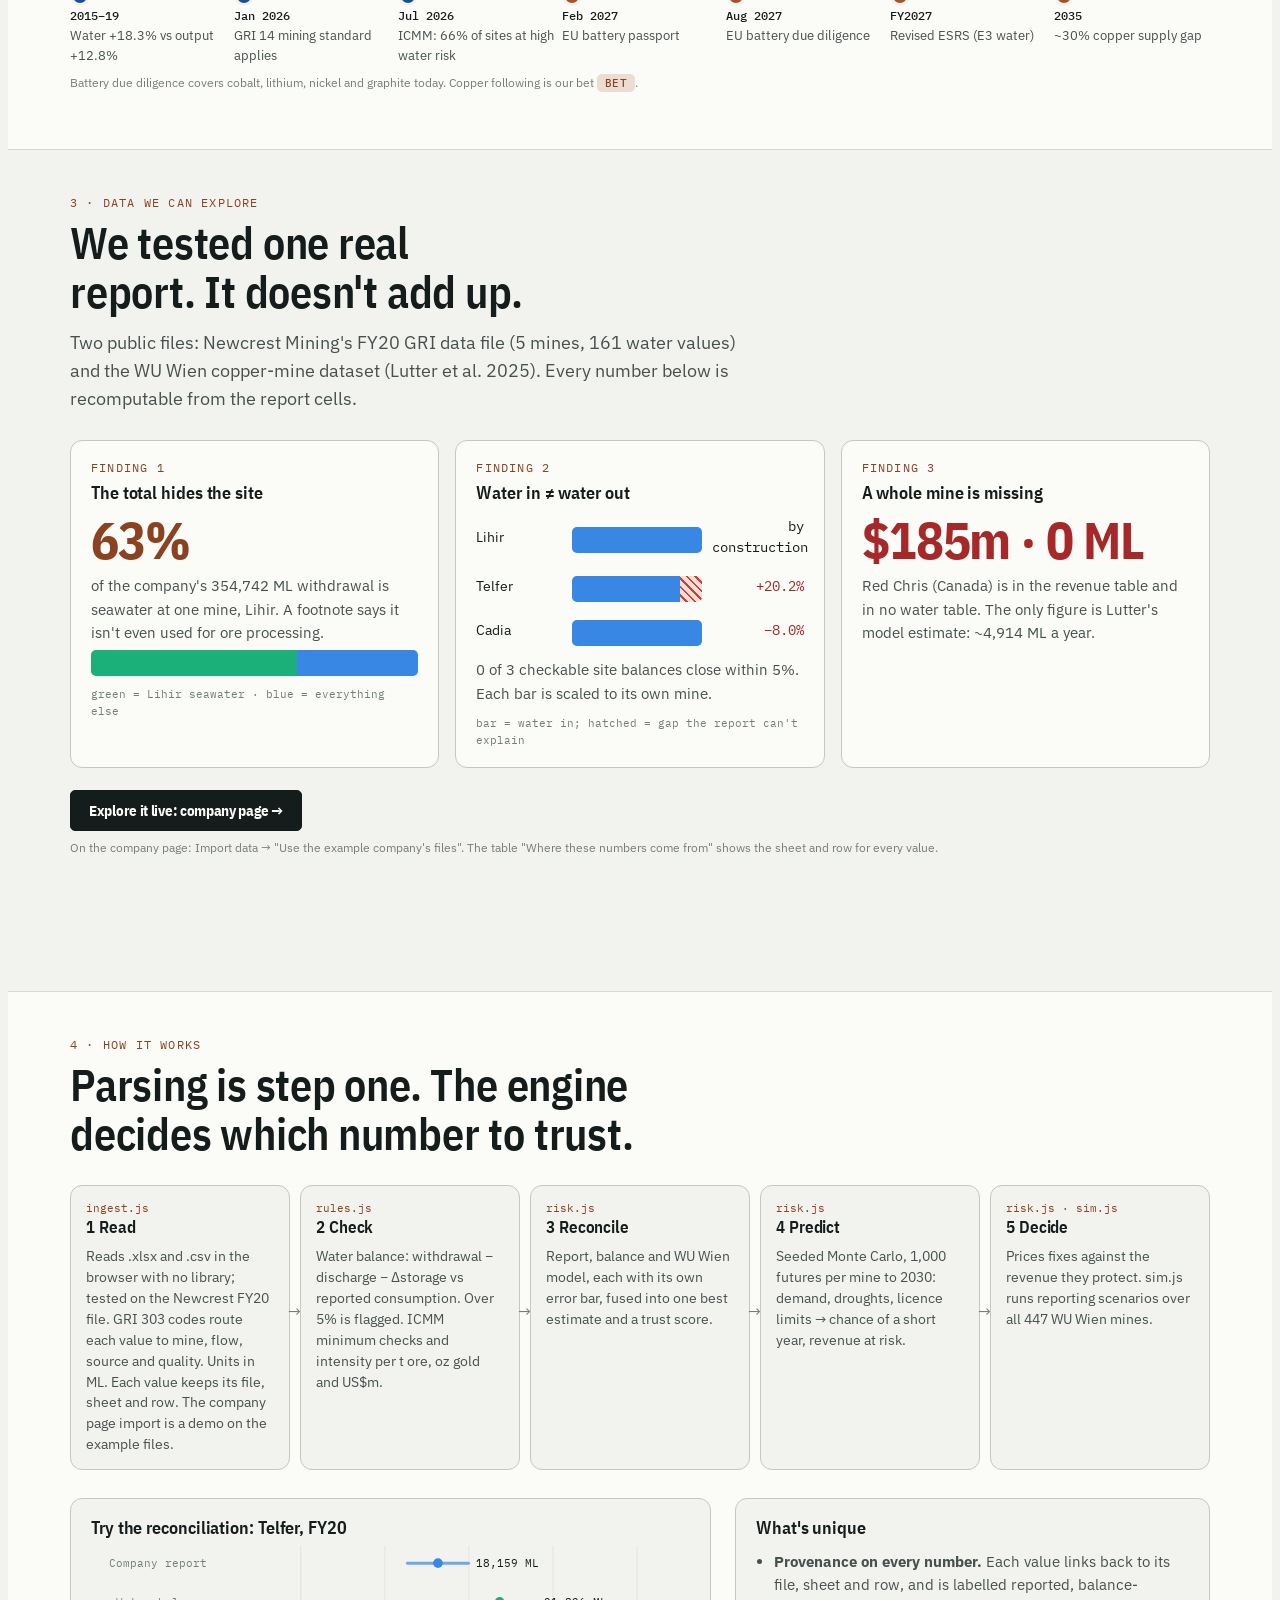
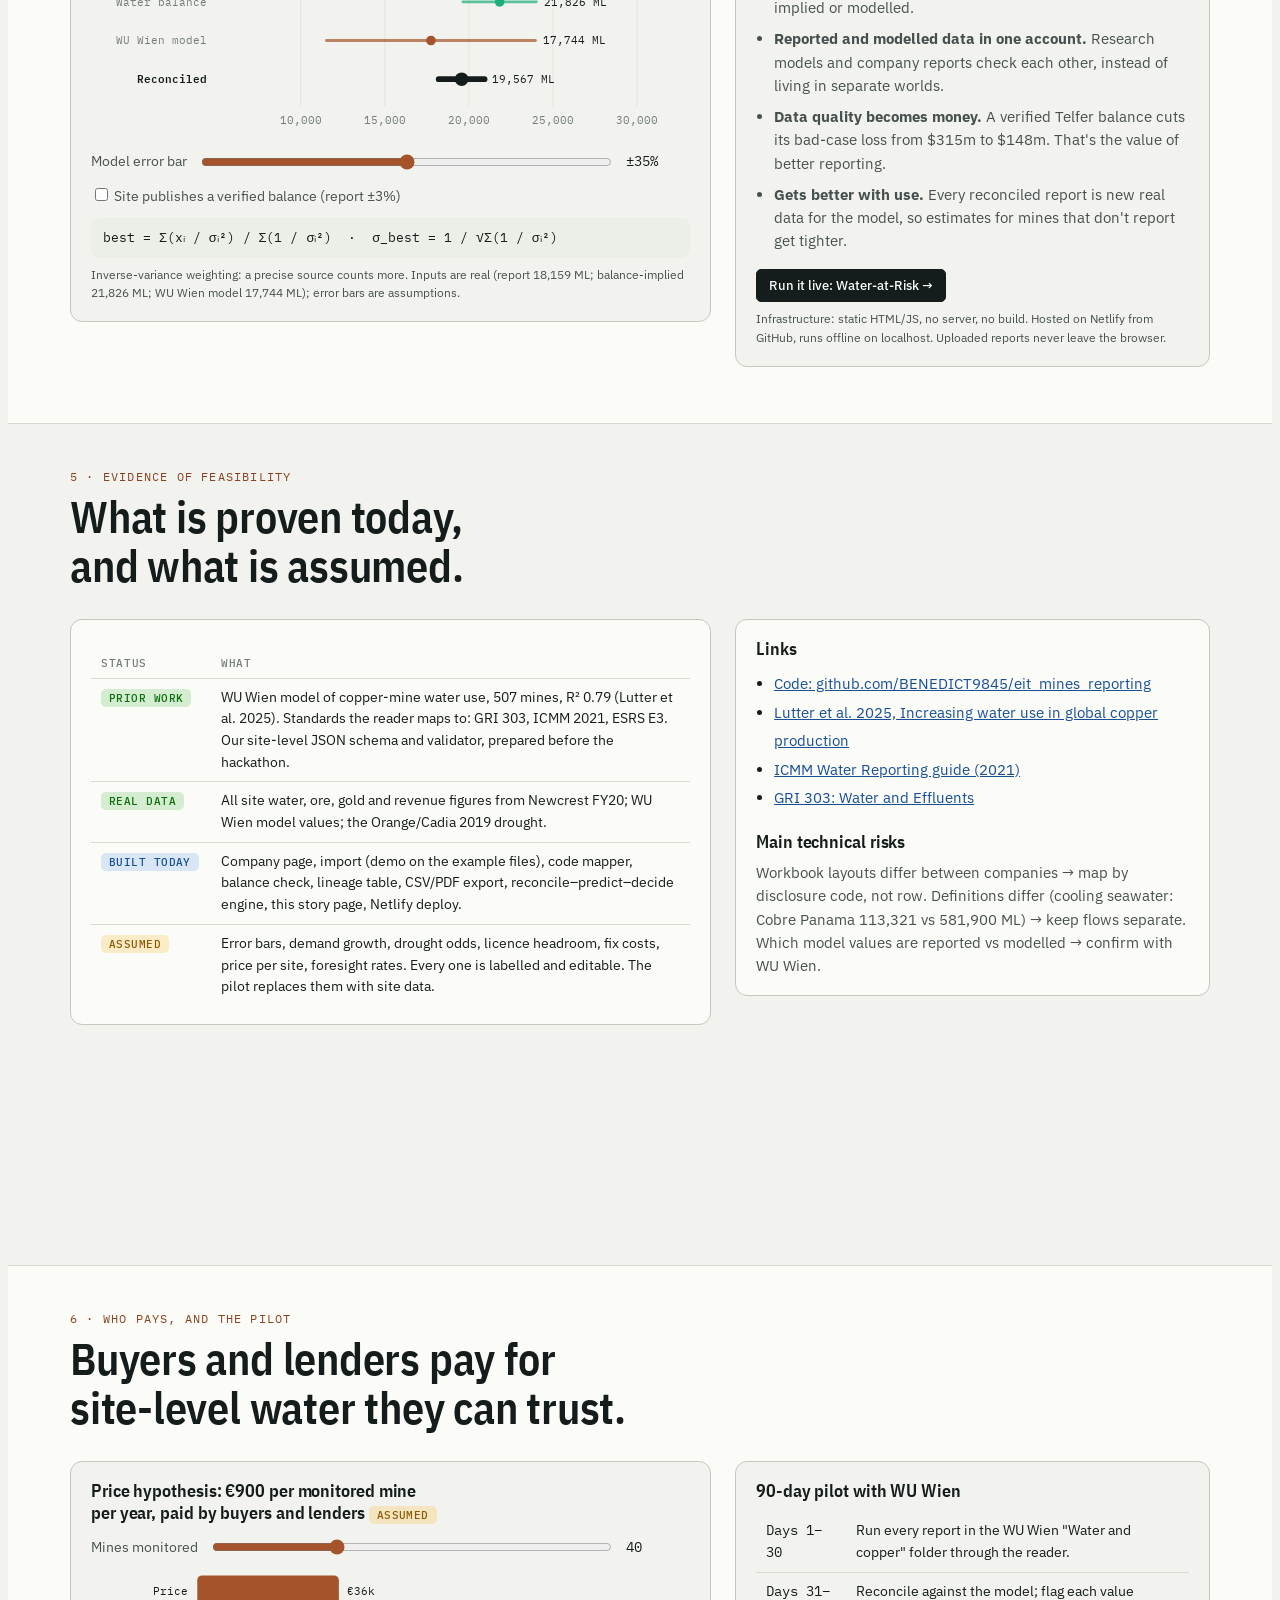
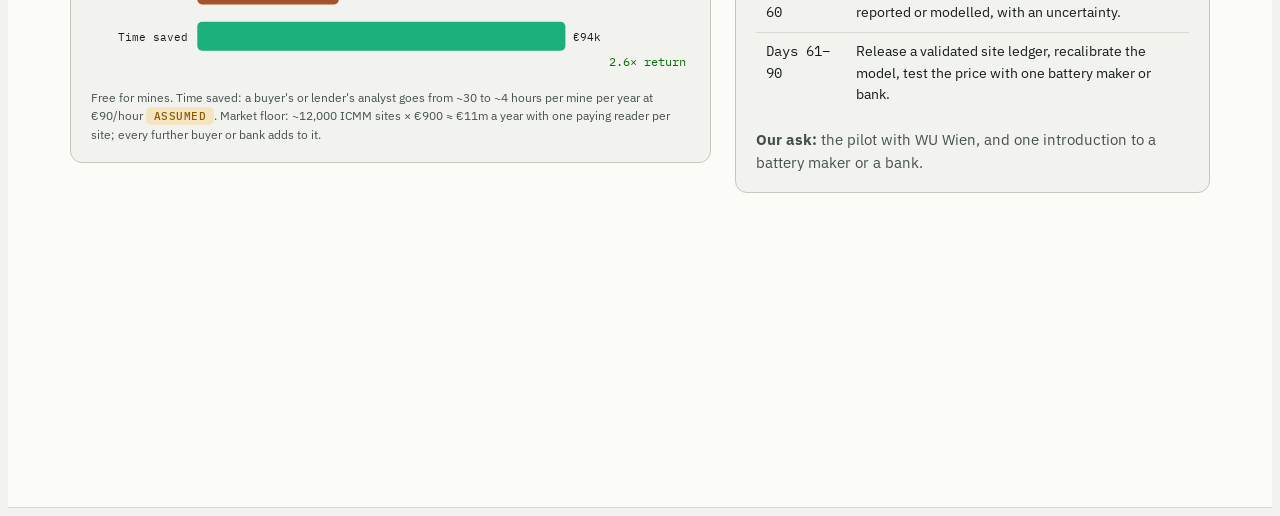
<file: story.html>
<!doctype html>
<html lang="en">
<head>
<meta charset="utf-8">
<meta name="viewport" content="width=device-width, initial-scale=1">
<title>MineWater Ledger · Story</title>
<link rel="stylesheet" href="https://fonts.googleapis.com/css2?family=IBM+Plex+Mono:wght@400;500&family=IBM+Plex+Sans+Condensed:wght@500;600;700&family=IBM+Plex+Sans:wght@400;500;600&display=swap">
<link rel="stylesheet" href="css/app.css">
<link rel="stylesheet" href="css/landing.css">
<style>
.ch{min-height:calc(100vh - 58px);padding-block:44px 56px;border-bottom:1px solid var(--rule);scroll-margin-top:58px}
.ch:nth-child(even){background:var(--surface)}
.ch-no{font-family:var(--f-mono);font-size:12px;letter-spacing:.1em;text-transform:uppercase;color:var(--copper-ink)}
.ch h2{font-size:clamp(28px,3.8vw,44px);margin-top:6px;max-width:26ch}
.ch .lede{font-size:18px;color:var(--ink-2);max-width:62ch;margin-top:12px}
.grid3{display:grid;grid-template-columns:repeat(3,minmax(0,1fr));gap:16px;margin-top:28px}
.grid2{display:grid;grid-template-columns:minmax(0,1.35fr) minmax(0,1fr);gap:24px;margin-top:28px;align-items:start}
.card{background:var(--surface);border:1px solid var(--rule-2);border-radius:12px;padding:18px 20px}
.ch:nth-child(even) .card{background:var(--bg)}
.big{font:700 clamp(34px,4.4vw,52px)/1 var(--f-display);color:var(--ink);letter-spacing:-.02em}
.big.bad{color:var(--crit-ink)} .big.cu{color:var(--copper-ink)}
.card p{color:var(--ink-2);margin-top:8px}
.src{font-family:var(--f-mono);font-size:11px;color:var(--muted);margin-top:10px}
.chips{display:flex;flex-wrap:wrap;gap:8px;margin-top:14px}
.chip{border:1px solid var(--rule-2);border-radius:999px;padding:5px 12px;font-size:13.5px;background:var(--surface)}
.chip b{font-family:var(--f-mono);font-weight:500;color:var(--copper-ink);margin-right:6px}
.tag{display:inline-block;font:500 11px var(--f-mono);letter-spacing:.04em;text-transform:uppercase;padding:2px 8px;border-radius:5px}
.t-real{background:color-mix(in srgb,var(--good) 16%,transparent);color:var(--good-ink)}
.t-built{background:color-mix(in srgb,var(--q2) 18%,transparent);color:var(--q1)}
.t-ass{background:color-mix(in srgb,var(--warn) 22%,transparent);color:var(--warn-ink)}
.t-bet{background:color-mix(in srgb,var(--copper) 18%,transparent);color:var(--copper-ink)}
.ctl{display:flex;align-items:center;gap:12px;margin-top:12px;font-size:14px;color:var(--ink-2);flex-wrap:wrap}
.ctl input[type=range]{flex:1;min-width:160px;accent-color:var(--copper)}
.ctl output{font-family:var(--f-mono);color:var(--ink);min-width:64px}
svg text{font-family:var(--f-mono);font-size:11px;fill:var(--muted)}
.tl{position:relative;margin-top:22px;display:grid;grid-template-columns:repeat(7,minmax(0,1fr));gap:8px}
.tl::before{content:"";position:absolute;left:0;right:0;top:9px;height:2px;background:var(--rule-2)}
.tl div{position:relative;padding-top:24px;font-size:13px;color:var(--ink-2)}
.tl div::before{content:"";position:absolute;top:3px;left:0;width:14px;height:14px;border-radius:50%;background:var(--q1);border:3px solid var(--bg)}
.tl div.fut::before{background:var(--copper)}
.tl b{display:block;font-family:var(--f-mono);font-size:12px;color:var(--ink);font-weight:500}
.bar{height:26px;border-radius:5px;display:flex;overflow:hidden;margin-top:6px;background:var(--surface-2)}
.bar span{display:block;height:100%}
.hatch{background:repeating-linear-gradient(45deg,var(--copper-soft) 0 4px,var(--crit) 4px 6px)}
.mine{display:grid;grid-template-columns:86px 1fr 92px;gap:10px;align-items:center;margin-top:12px;font-size:13.5px}
.mine .mono{text-align:right}
.bad-ink{color:var(--crit-ink)}
.pipe{display:grid;grid-template-columns:repeat(5,minmax(0,1fr));gap:10px;margin-top:26px}
.pipe .card{padding:14px 15px;position:relative}
.pipe .card h3{font-size:17px}
.pipe .card .mono{font-size:11px;color:var(--copper-ink)}
.pipe .card p{font-size:13.5px}
.pipe .card:not(:last-child)::after{content:"→";position:absolute;right:-12px;top:40%;color:var(--muted);font-size:16px}
.formula{font-family:var(--f-mono);font-size:13px;background:var(--surface-2);padding:10px 12px;border-radius:8px;margin-top:10px;overflow-x:auto}
table.t{width:100%;border-collapse:collapse;margin-top:10px;font-size:14px}
table.t td,table.t th{text-align:left;padding:8px 10px;border-bottom:1px solid var(--rule);vertical-align:top}
table.t th{font:500 11px var(--f-mono);text-transform:uppercase;letter-spacing:.06em;color:var(--muted)}
.links a{color:var(--q1)}
.chnav{position:fixed;right:14px;top:50%;transform:translateY(-50%);z-index:20;display:flex;flex-direction:column;gap:6px}
.chnav a{font-family:var(--f-mono);font-size:12px;width:28px;height:28px;display:grid;place-items:center;border-radius:50%;color:var(--ink-2);text-decoration:none;border:1px solid var(--rule-2);background:var(--bg)}
.chnav a.on{border-color:var(--ink);background:var(--ink);color:var(--bg)}
.toplinks a[aria-current="page"]{color:var(--ink);font-weight:600}
.hint{font-size:12px;color:var(--muted);margin-top:8px}
@media (max-width:900px){.grid3,.grid2,.pipe{grid-template-columns:1fr}.tl{grid-template-columns:repeat(2,1fr)}.tl::before{display:none}.chnav{display:none}.pipe .card::after{display:none}}
</style>
</head>
<body class="landing-page">
<nav class="topbar"><div class="wrap">
  <a class="brand" href="index.html"><svg viewBox="0 0 24 24" aria-hidden="true"><path d="M12 2.5c3.6 4.6 6.5 8.2 6.5 11.6A6.5 6.5 0 0 1 5.5 14.1C5.5 10.7 8.4 7.1 12 2.5z" fill="currentColor"/></svg>MineWater Ledger</a>
  <div class="toplinks"><a href="foresight.html">Foresight</a><a href="dashboard.html">Company page</a><a href="risk.html">Water-at-Risk</a><a href="story.html" aria-current="page">Story</a></div>
</div></nav>
<div class="chnav" id="chnav" aria-label="Chapters"></div>

<main id="story">

<!-- 1 PROBLEM -->
<section class="ch" id="problem" data-t="1 Problem"><div class="wrap">
  <div class="ch-no">1 · The problem</div>
  <h2>Nobody can say how much water each mine uses.</h2>
  <p class="lede">Copper is the metal of the energy transition, and it runs on water. Mining companies report water as one company total, if at all. So buyers, banks, towns and researchers can't see which mine is at risk.</p>
  <div class="grid3">
    <div class="card"><div class="big cu">+18% vs +13%</div><p>Water use at copper mines grew faster than copper output, 2015–2019.</p><div class="src">Lutter et al. 2025, WU Wien · <span class="tag t-real">real</span></div></div>
    <div class="card"><div class="big bad">&lt; 1 in 5</div><p>Only 97 of 507 copper mines report their own water. For the rest there is only a model estimate.</p><div class="src">Lutter et al. 2025 · <span class="tag t-real">real</span></div></div>
    <div class="card"><div class="big">66%</div><p>of the world's ~12,000 mining sites face high water risk, yet few report how much water each site uses.</p><div class="src">ICMM, 22 Jul 2026 · <span class="tag t-real">real</span></div></div>
  </div>
  <h3 style="margin-top:32px">Who is affected</h3>
  <div class="chips">
    <span class="chip"><b>Buyers</b>battery makers and carmakers doing supply-chain due diligence</span>
    <span class="chip"><b>Lenders</b>banks and investors pricing mine risk</span>
    <span class="chip"><b>Communities</b>towns sharing a river basin with a mine</span>
    <span class="chip"><b>Researchers</b>models with no real data to check against</span>
  </div>
  <div class="card" style="margin-top:18px;max-width:760px"><b>Oct 2019, Orange, Australia.</b> The town was on level 5 water restrictions. Cadia, the gold and copper mine next door, handed back ~2 of its ~30 million litres a day. <span class="src">Central Western Daily, 25 Oct 2019</span></div>
</div></section>

<!-- 2 MARKET -->
<section class="ch" id="market" data-t="2 Why now"><div class="wrap">
  <div class="ch-no">2 · Why the market is about to explode</div>
  <h2>More copper, more water, and the rules are landing now.</h2>
  <div class="grid2">
    <div class="card">
      <h3>Water used by copper mines, km³ per year</h3>
      <svg id="trend" viewBox="0 0 620 260" role="img" aria-label="Projected new water use of copper mines"></svg>
      <div class="ctl"><label for="g">Growth per year</label><input id="g" type="range" min="1" max="7" step="0.1" value="4.3"><output id="gv">4.3%</output></div>
      <div class="hint">2019 level (2.95 km³, 448 mines) and the 4.3%/yr default come from Lutter et al. 2025 <span class="tag t-real">real</span>. The line beyond 2019 is a projection <span class="tag t-ass">assumed</span>.</div>
    </div>
    <div>
      <div class="card"><h3>Trend</h3><p>The IEA expects a ~30% copper supply gap by 2035. Falling ore grades mean more rock and more water per tonne.</p></div>
      <div class="card" style="margin-top:12px"><h3>Climate</h3><p>ICMM rates ~2/3 of mining facilities at high water risk. By 2034, ~2/3 of Chile's mining water is expected to come from the sea.</p></div>
      <div class="card" style="margin-top:12px"><h3>Funding</h3><p>The EU Critical Raw Materials Act backs 47 strategic projects in the EU and 13 outside, and each one needs water data to get permits and finance.</p></div>
    </div>
  </div>
  <h3 style="margin-top:30px">Why now: the regulation timeline</h3>
  <div class="tl">
    <div><b>2015–19</b>Water +18.3% vs output +12.8%</div>
    <div><b>Jan 2026</b>GRI 14 mining standard applies</div>
    <div><b>Jul 2026</b>ICMM: 66% of sites at high water risk</div>
    <div class="fut"><b>Feb 2027</b>EU battery passport</div>
    <div class="fut"><b>Aug 2027</b>EU battery due diligence</div>
    <div class="fut"><b>FY2027</b>Revised ESRS (E3 water)</div>
    <div class="fut"><b>2035</b>~30% copper supply gap</div>
  </div>
  <p class="hint">Battery due diligence covers cobalt, lithium, nickel and graphite today. Copper following is our bet <span class="tag t-bet">bet</span>.</p>
</div></section>

<!-- 3 DATA -->
<section class="ch" id="data" data-t="3 Data"><div class="wrap">
  <div class="ch-no">3 · Data we can explore</div>
  <h2>We tested one real report. It doesn't add up.</h2>
  <p class="lede">Two public files: Newcrest Mining's FY20 GRI data file (5 mines, 161 water values) and the WU Wien copper-mine dataset (Lutter et al. 2025). Every number below is recomputable from the report cells.</p>
  <div class="grid3">
    <div class="card">
      <div class="ch-no">Finding 1</div><h3 style="margin-top:4px">The total hides the site</h3>
      <div class="big cu" style="margin-top:10px">63%</div>
      <p>of the company's 354,742 ML withdrawal is seawater at one mine, Lihir. A footnote says it isn't even used for ore processing.</p>
      <div class="bar"><span style="width:63%;background:var(--s3)" title="Lihir seawater 222,149 ML"></span><span style="width:37%;background:var(--q2)" title="Everything else 132,593 ML"></span></div>
      <div class="src">green = Lihir seawater · blue = everything else</div>
    </div>
    <div class="card">
      <div class="ch-no">Finding 2</div><h3 style="margin-top:4px">Water in ≠ water out</h3>
      <div id="balance"></div>
      <div class="src">bar = water in; hatched = gap the report can't explain</div>
    </div>
    <div class="card">
      <div class="ch-no">Finding 3</div><h3 style="margin-top:4px">A whole mine is missing</h3>
      <div class="big bad" style="margin-top:10px">$185m · 0 ML</div>
      <p>Red Chris (Canada) is in the revenue table and in no water table. The only figure is Lutter's model estimate: ~4,914 ML a year.</p>
    </div>
  </div>
  <div class="row" style="margin-top:22px;gap:12px"><a class="btn primary big" href="dashboard.html">Explore it live: company page →</a></div>
  <p class="hint">On the company page: Import data → "Use the example company's files". The table "Where these numbers come from" shows the sheet and row for every value.</p>
</div></section>

<!-- 4 TECH -->
<section class="ch" id="tech" data-t="4 Tech"><div class="wrap">
  <div class="ch-no">4 · How it works</div>
  <h2>Parsing is step one. The engine decides which number to trust.</h2>
  <div class="pipe">
    <div class="card"><div class="mono">ingest.js</div><h3>1 Read</h3><p>Reads .xlsx and .csv in the browser with no library; tested on the Newcrest FY20 file. GRI 303 codes route each value to mine, flow, source and quality. Units in ML. Each value keeps its file, sheet and row. The company page import is a demo on the example files.</p></div>
    <div class="card"><div class="mono">rules.js</div><h3>2 Check</h3><p>Water balance: withdrawal − discharge − Δstorage vs reported consumption. Over 5% is flagged. ICMM minimum checks and intensity per t ore, oz gold and US$m.</p></div>
    <div class="card"><div class="mono">risk.js</div><h3>3 Reconcile</h3><p>Report, balance and WU Wien model, each with its own error bar, fused into one best estimate and a trust score.</p></div>
    <div class="card"><div class="mono">risk.js</div><h3>4 Predict</h3><p>Seeded Monte Carlo, 1,000 futures per mine to 2030: demand, droughts, licence limits → chance of a short year, revenue at risk.</p></div>
    <div class="card"><div class="mono">risk.js · sim.js</div><h3>5 Decide</h3><p>Prices fixes against the revenue they protect. sim.js runs reporting scenarios over all 447 WU Wien mines.</p></div>
  </div>
  <div class="grid2">
    <div class="card">
      <h3>Try the reconciliation: Telfer, FY20</h3>
      <svg id="recon" viewBox="0 0 620 200" role="img" aria-label="Three estimates of Telfer's water withdrawal and the reconciled value"></svg>
      <div class="ctl"><label for="me">Model error bar</label><input id="me" type="range" min="10" max="60" step="1" value="35"><output id="mev">±35%</output></div>
      <div class="ctl"><label><input id="ver" type="checkbox"> Site publishes a verified balance (report ±3%)</label></div>
      <div class="formula">best = Σ(xᵢ / σᵢ²) / Σ(1 / σᵢ²) &nbsp;·&nbsp; σ_best = 1 / √Σ(1 / σᵢ²)</div>
      <p class="hint">Inverse-variance weighting: a precise source counts more. Inputs are real (report 18,159 ML; balance-implied 21,826 ML; WU Wien model 17,744 ML); error bars are assumptions.</p>
    </div>
    <div class="card">
      <h3>What's unique</h3>
      <ul style="margin:10px 0 0;padding-left:18px;color:var(--ink-2)">
        <li style="margin-bottom:8px"><b>Provenance on every number.</b> Each value links back to its file, sheet and row, and is labelled reported, balance-implied or modelled.</li>
        <li style="margin-bottom:8px"><b>Reported and modelled data in one account.</b> Research models and company reports check each other, instead of living in separate worlds.</li>
        <li style="margin-bottom:8px"><b>Data quality becomes money.</b> A verified Telfer balance cuts its bad-case loss from $315m to $148m. That's the value of better reporting.</li>
        <li><b>Gets better with use.</b> Every reconciled report is new real data for the model, so estimates for mines that don't report get tighter.</li>
      </ul>
      <div class="row" style="margin-top:16px"><a class="btn primary" href="risk.html">Run it live: Water-at-Risk →</a></div>
      <p class="hint">Infrastructure: static HTML/JS, no server, no build. Hosted on Netlify from GitHub, runs offline on localhost. Uploaded reports never leave the browser.</p>
    </div>
  </div>
</div></section>

<!-- 5 FEASIBILITY -->
<section class="ch" id="proof" data-t="5 Proof"><div class="wrap">
  <div class="ch-no">5 · Evidence of feasibility</div>
  <h2>What is proven today, and what is assumed.</h2>
  <div class="grid2">
    <div class="card">
      <table class="t">
        <tr><th style="width:120px">Status</th><th>What</th></tr>
        <tr><td><span class="tag t-real">prior work</span></td><td>WU Wien model of copper-mine water use, 507 mines, R² 0.79 (Lutter et al. 2025). Standards the reader maps to: GRI 303, ICMM 2021, ESRS E3. Our site-level JSON schema and validator, prepared before the hackathon.</td></tr>
        <tr><td><span class="tag t-real">real data</span></td><td>All site water, ore, gold and revenue figures from Newcrest FY20; WU Wien model values; the Orange/Cadia 2019 drought.</td></tr>
        <tr><td><span class="tag t-built">built today</span></td><td>Company page, import (demo on the example files), code mapper, balance check, lineage table, CSV/PDF export, reconcile–predict–decide engine, this story page, Netlify deploy.</td></tr>
        <tr><td><span class="tag t-ass">assumed</span></td><td>Error bars, demand growth, drought odds, licence headroom, fix costs, price per site, foresight rates. Every one is labelled and editable. The pilot replaces them with site data.</td></tr>
      </table>
    </div>
    <div class="card links">
      <h3>Links</h3>
      <ul style="margin:10px 0 0;padding-left:18px;line-height:1.9">
        <li><a href="https://github.com/BENEDICT9845/eit_mines_reporting">Code: github.com/BENEDICT9845/eit_mines_reporting</a></li>
        <li><a href="https://research.wu.ac.at/en/publications/increasing-water-use-in-global-copper-production-threatens-freshw/">Lutter et al. 2025, Increasing water use in global copper production</a></li>
        <li><a href="https://www.icmm.com/en-gb/guidance/environmental-stewardship/2021/water-reporting">ICMM Water Reporting guide (2021)</a></li>
        <li><a href="https://www.globalreporting.org/">GRI 303: Water and Effluents</a></li>
      </ul>
      <h3 style="margin-top:18px">Main technical risks</h3>
      <p>Workbook layouts differ between companies → map by disclosure code, not row. Definitions differ (cooling seawater: Cobre Panama 113,321 vs 581,900 ML) → keep flows separate. Which model values are reported vs modelled → confirm with WU Wien.</p>
    </div>
  </div>
</div></section>

<!-- 6 BUSINESS -->
<section class="ch" id="business" data-t="6 Pilot"><div class="wrap">
  <div class="ch-no">6 · Who pays, and the pilot</div>
  <h2>Buyers and lenders pay for site-level water they can trust.</h2>
  <div class="grid2">
    <div class="card">
      <h3>Price hypothesis: €900 per monitored mine per year, paid by buyers and lenders <span class="tag t-ass">assumed</span></h3>
      <div class="ctl"><label for="ns">Mines monitored</label><input id="ns" type="range" min="5" max="120" step="1" value="40"><output id="nsv">40</output></div>
      <svg id="roi" viewBox="0 0 620 120" role="img" aria-label="Annual price versus reporting time saved"></svg>
      <p class="hint">Free for mines. Time saved: a buyer's or lender's analyst goes from ~30 to ~4 hours per mine per year at €90/hour <span class="tag t-ass">assumed</span>. Market floor: ~12,000 ICMM sites × €900 ≈ €11m a year with one paying reader per site; every further buyer or bank adds to it.</p>
    </div>
    <div class="card">
      <h3>90-day pilot with WU Wien</h3>
      <table class="t">
        <tr><td class="mono" style="width:90px">Days 1–30</td><td>Run every report in the WU Wien "Water and copper" folder through the reader.</td></tr>
        <tr><td class="mono">Days 31–60</td><td>Reconcile against the model; flag each value reported or modelled, with an uncertainty.</td></tr>
        <tr><td class="mono">Days 61–90</td><td>Release a validated site ledger, recalibrate the model, test the price with one battery maker or bank.</td></tr>
      </table>
      <p style="margin-top:14px"><b>Our ask:</b> the pilot with WU Wien, and one introduction to a battery maker or a bank.</p>
    </div>
  </div>
</div></section>

</main>

<script>
(function(){
"use strict";
const NS="http://www.w3.org/2000/svg", $=s=>document.querySelector(s);
const css=v=>getComputedStyle(document.documentElement).getPropertyValue(v).trim();
const el=(t,a,p)=>{const e=document.createElementNS(NS,t);for(const k in a)e.setAttribute(k,a[k]);if(p)p.appendChild(e);return e;};
const fmt=x=>Math.round(x).toLocaleString("en-US");

/* chapter nav + arrow keys */
const secs=[...document.querySelectorAll(".ch")], nav=$("#chnav");
secs.forEach(s=>{const a=document.createElement("a");a.href="#"+s.id;a.textContent=s.dataset.t.split(" ")[0];a.title=s.dataset.t;nav.appendChild(a);});
const io=new IntersectionObserver(es=>es.forEach(e=>{if(e.isIntersecting){nav.querySelectorAll("a").forEach(a=>a.classList.toggle("on",a.getAttribute("href")==="#"+e.target.id));}}),{threshold:.5});
secs.forEach(s=>io.observe(s));
document.addEventListener("keydown",e=>{
  if(e.target.tagName==="INPUT")return;
  if(!["ArrowDown","ArrowUp","PageDown","PageUp","ArrowRight","ArrowLeft"].includes(e.key))return;
  const y=window.scrollY+80; let i=secs.findIndex(s=>s.offsetTop+s.offsetHeight>y); if(i<0)i=secs.length-1;
  const dir=["ArrowDown","PageDown","ArrowRight"].includes(e.key)?1:-1;
  const n=secs[Math.max(0,Math.min(secs.length-1,i+dir))]; e.preventDefault(); n.scrollIntoView({behavior:"smooth"});
});

/* 2 trend */
function trend(){
  const g=+$("#g").value/100; $("#gv").textContent=(g*100).toFixed(1)+"%";
  const svg=$("#trend"); svg.innerHTML="";
  const W=620,H=260,L=44,R=20,T=16,B=30, x0=2019,x1=2036, ymax=10;
  const X=y=>L+(y-x0)/(x1-x0)*(W-L-R), Y=v=>H-B-v/ymax*(H-T-B);
  for(let v=0;v<=ymax;v+=2){el("line",{x1:L,x2:W-R,y1:Y(v),y2:Y(v),stroke:css("--grid")},svg);el("text",{x:L-8,y:Y(v)+4,"text-anchor":"end"},svg).textContent=v;}
  [2019,2026,2028,2031,2036].forEach(y=>{el("text",{x:X(y),y:H-10,"text-anchor":"middle"},svg).textContent=y===2026?"now":y;});
  el("rect",{x:L,y:T,width:X(2026)-L,height:H-T-B,fill:css("--surface-2"),opacity:.6},svg);
  let d="",pts=[]; for(let y=x0;y<=x1;y++){const v=2.95*Math.pow(1+g,y-x0);pts.push([y,v]);d+=(y===x0?"M":"L")+X(y)+","+Y(Math.min(v,ymax));}
  el("path",{d,fill:"none",stroke:css("--copper"),"stroke-width":3},svg);
  [2026,2028,2031,2036].forEach(y=>{const v=2.95*Math.pow(1+g,y-x0);el("circle",{cx:X(y),cy:Y(Math.min(v,ymax)),r:4.5,fill:css("--copper")},svg);const t=el("text",{x:X(y),y:Y(Math.min(v,ymax))-10,"text-anchor":"middle",style:"fill:"+css("--ink")+";font-size:12px"},svg);t.textContent=v.toFixed(1);});
  el("circle",{cx:X(2019),cy:Y(2.95),r:4.5,fill:css("--q1")},svg);
  el("text",{x:X(2019)+8,y:Y(2.95)+16},svg).textContent="2.95 (2019, WU Wien)";
}
$("#g").addEventListener("input",trend);

/* 3 balance bars */
function balance(){
  const rows=[["Lihir",314363,314363,"closes by construction"],["Telfer",18159,21826,"+20.2%"],["Cadia",14362,13694,"−8.0%"]];
  $("#balance").innerHTML=rows.map(([n,i,o,lab])=>{
    const m=Math.max(i,o), gap=Math.abs(o-i);
    const wIn=i/m*100, wGap=o>i?gap/m*100:0;
    return `<div class="mine"><span>${n}</span><div class="bar"><span style="width:${wIn}%;background:var(--q2)"></span><span class="hatch" style="width:${wGap}%"></span></div><span class="mono ${lab.startsWith("closes")?"":"bad-ink"}">${lab.startsWith("closes")?"by construction":lab}</span></div>`;
  }).join("")+`<p style="margin-top:12px">0 of 3 checkable site balances close within 5%. Each bar is scaled to its own mine.</p>`;
}

/* 4 reconciliation */
function recon(){
  const me=+$("#me").value/100, ver=$("#ver").checked; $("#mev").textContent="±"+Math.round(me*100)+"%";
  const src=[["Company report",18159,ver?0.03:0.10,css("--q2")],["Water balance",21826,0.10,css("--s3")],["WU Wien model",17744,me,css("--copper")]];
  let sw=0,sx=0; src.forEach(([,x,p])=>{const s=p*x/1.96;sw+=1/(s*s);sx+=x/(s*s);});
  const best=sx/sw, sb=1/Math.sqrt(sw), p95=1.96*sb;
  const svg=$("#recon"); svg.innerHTML="";
  const W=620,L=130,R=20, lo=5000, hi=32000, X=v=>L+(v-lo)/(hi-lo)*(W-L-R);
  [10000,15000,20000,25000,30000].forEach(v=>{el("line",{x1:X(v),x2:X(v),y1:6,y2:172,stroke:css("--grid")},svg);el("text",{x:X(v),y:190,"text-anchor":"middle"},svg).textContent=fmt(v);});
  const rows=[...src.map(([n,x,p,c])=>[n,x,p*x,c,false]),["Reconciled",best,p95,css("--ink"),true]];
  rows.forEach(([n,x,e,c,b],k)=>{const y=24+k*40;
    el("text",{x:L-10,y:y+4,"text-anchor":"end",style:b?"fill:"+css("--ink")+";font-weight:600":""},svg).textContent=n;
    el("line",{x1:X(Math.max(lo,x-e)),x2:X(Math.min(hi,x+e)),y1:y,y2:y,stroke:c,"stroke-width":b?6:3,"stroke-linecap":"round",opacity:b?1:.7},svg);
    el("circle",{cx:X(x),cy:y,r:b?7:5,fill:c},svg);
    el("text",{x:X(Math.min(hi,x+e))+8,y:y+4,style:"fill:"+css("--ink")},svg).textContent=fmt(x)+" ML";
  });
}
$("#me").addEventListener("input",recon); $("#ver").addEventListener("change",recon);

/* 6 ROI */
function roi(){
  const n=+$("#ns").value; $("#nsv").textContent=n;
  const price=900*n, saved=n*26*90;
  const svg=$("#roi"); svg.innerHTML="";
  const W=620,L=110,R=110,max=Math.max(price,saved)*1.05, X=v=>L+v/max*(W-L-R);
  [["Price",price,css("--copper")],["Time saved",saved,css("--s3")]].forEach(([n2,v,c],k)=>{const y=18+k*48;
    el("text",{x:L-10,y:y+20,"text-anchor":"end",style:"fill:"+css("--ink")},svg).textContent=n2;
    el("rect",{x:L,y,width:X(v)-L,height:30,rx:5,fill:c},svg);
    el("text",{x:X(v)+8,y:y+20,style:"fill:"+css("--ink")},svg).textContent="€"+fmt(v/1000)+"k";});
  el("text",{x:W-4,y:112,"text-anchor":"end",style:"fill:"+css("--good-ink")+";font-size:12px"},svg).textContent=(saved/price).toFixed(1)+"× return";
}
$("#ns").addEventListener("input",roi);

const all=()=>{trend();balance();recon();roi();};
all(); matchMedia("(prefers-color-scheme: dark)").addEventListener("change",all);
})();
</script>
</body>
</html>
</file>
<file: css/app.css>
[hidden]{display:none!important}

:root{
  --bg:#f2f3ef; --surface:#fbfbf8; --surface-2:#eceee8; --ink:#141d1c; --ink-2:#46514f; --muted:#737e7b; --rule:#d6dad3; --rule-2:#c3c8c0;
  --copper:#a4532a; --copper-soft:#f1dfd3; --copper-ink:#8a4220;
  --q1:#184f95; --q2:#3987e5; --q3:#86b6ef;
  --s1:#2a78d6; --s2:#eb6834; --s3:#1baf7a; --s4:#eda100;
  --good:#0ca30c; --good-ink:#0b6e0b; --warn:#fab219; --warn-ink:#8a5a00; --crit:#d03b3b; --crit-ink:#a62828;
  --grid:#e2e5de; --focus:#a4532a;
  --f-display:"IBM Plex Sans Condensed","Arial Narrow",system-ui,sans-serif;
  --f-body:"IBM Plex Sans",system-ui,-apple-system,"Segoe UI",sans-serif;
  --f-mono:"IBM Plex Mono",ui-monospace,"SFMono-Regular",Menlo,Consolas,monospace;
}
@media (prefers-color-scheme: dark){
  :root:not([data-theme="light"]){
    color-scheme:dark;
    --bg:#101514; --surface:#171d1c; --surface-2:#1e2524; --ink:#edf1ee; --ink-2:#b6bfbc; --muted:#89938f; --rule:#2b3331; --rule-2:#3a4340;
    --copper:#e0895a; --copper-soft:#3a2518; --copper-ink:#f0a67c;
    --q1:#b7d3f6; --q2:#5598e7; --q3:#256abf;
    --s1:#3987e5; --s2:#d95926; --s3:#199e70; --s4:#c98500;
    --good-ink:#5cd65c; --warn-ink:#fab219; --crit-ink:#f08080;
    --grid:#232b29; --focus:#e0895a;
  }
}
:root[data-theme="dark"]{
  color-scheme:dark;
  --bg:#101514; --surface:#171d1c; --surface-2:#1e2524; --ink:#edf1ee; --ink-2:#b6bfbc; --muted:#89938f; --rule:#2b3331; --rule-2:#3a4340;
  --copper:#e0895a; --copper-soft:#3a2518; --copper-ink:#f0a67c;
  --q1:#b7d3f6; --q2:#5598e7; --q3:#256abf;
  --s1:#3987e5; --s2:#d95926; --s3:#199e70; --s4:#c98500;
  --good-ink:#5cd65c; --warn-ink:#fab219; --crit-ink:#f08080;
  --grid:#232b29; --focus:#e0895a;
}
*{box-sizing:border-box}
body{background:var(--bg);color:var(--ink);font-family:var(--f-body);font-size:15px;line-height:1.55;-webkit-font-smoothing:antialiased}
.wrap{max-width:1180px;margin:0 auto;padding-inline:20px}
h1,h2,h3{font-family:var(--f-display);text-wrap:balance;margin:0;letter-spacing:-.005em}
h2{font-size:clamp(24px,3.2vw,32px);font-weight:600;line-height:1.12}
h3{font-size:18px;font-weight:600;line-height:1.25}
p{margin:0}
.num,.mono{font-family:var(--f-mono);font-variant-numeric:tabular-nums}
.eyebrow{font-family:var(--f-mono);font-size:11.5px;letter-spacing:.08em;text-transform:uppercase;color:var(--muted)}
a{color:var(--copper-ink)}
:focus-visible{outline:2px solid var(--focus);outline-offset:2px;border-radius:3px}

/* register header */
.register{border-bottom:1px solid var(--rule);background:var(--surface)}
.register .wrap{display:flex;flex-wrap:wrap;gap:6px 28px;padding-block:10px;font-family:var(--f-mono);font-size:12px;color:var(--ink-2)}
.register b{font-weight:500;color:var(--ink)}
.hero{padding-block:34px 18px}
.hero .wrap{display:grid;grid-template-columns:minmax(0,1.35fr) minmax(0,1fr);gap:36px;align-items:end}
.hero h1{font-size:clamp(32px,4.4vw,48px);font-weight:700;line-height:1.02;letter-spacing:-.015em}
.hero h1 em{font-style:normal;color:var(--copper-ink)}
.hero .lede{margin-top:14px;max-width:62ch;color:var(--ink-2);font-size:16.5px}
.headline-figure{border-left:3px solid var(--ink);padding:4px 0 4px 18px}
.headline-figure .big{font-family:var(--f-display);font-size:clamp(44px,6vw,68px);font-weight:600;line-height:1;font-variant-numeric:tabular-nums}
.headline-figure .unit{font-family:var(--f-mono);font-size:14px;color:var(--muted);margin-left:6px}
.headline-figure p{margin-top:8px;color:var(--ink-2);font-size:14px;max-width:44ch}

/* tabs */
.tabs{position:sticky;top:env(safe-area-inset-top,0px);z-index:20;background:color-mix(in srgb,var(--bg) 92%,transparent);backdrop-filter:blur(6px);border-bottom:1px solid var(--rule)}
.tabs .wrap{display:flex;gap:2px;overflow-x:auto;scrollbar-width:none}
.tabs .wrap::-webkit-scrollbar{display:none}
.tab{appearance:none;border:0;background:none;color:var(--ink-2);font:500 14px/1 var(--f-body);padding:14px 12px 12px;border-bottom:2px solid transparent;cursor:pointer;white-space:nowrap}
.tab .k{font-family:var(--f-mono);font-size:11px;color:var(--muted);margin-right:6px}
.tab:hover{color:var(--ink)}
.tab[aria-selected="true"]{color:var(--ink);border-bottom-color:var(--copper)}
.panel{padding-block:28px 56px}
.panel-head{display:grid;grid-template-columns:minmax(0,1fr) minmax(0,.9fr);gap:28px;align-items:end;margin-bottom:22px}
.panel-head p{color:var(--ink-2);max-width:60ch}

.card{background:var(--surface);border:1px solid var(--rule);border-radius:6px;padding:20px}
.grid-3{display:grid;grid-template-columns:repeat(3,minmax(0,1fr));gap:16px}
.grid-2{display:grid;grid-template-columns:repeat(2,minmax(0,1fr));gap:16px}
.stack{display:flex;flex-direction:column;gap:16px}
.insight{display:flex;flex-direction:column;gap:8px}
.insight .n{font-family:var(--f-display);font-size:34px;font-weight:600;line-height:1;font-variant-numeric:tabular-nums}
.insight .n small{font-family:var(--f-mono);font-size:13px;font-weight:400;color:var(--muted);margin-left:4px}
.insight p{color:var(--ink-2);font-size:14px}
.insight .src{font-family:var(--f-mono);font-size:11px;color:var(--muted);margin-top:auto;padding-top:6px;border-top:1px dashed var(--rule)}

/* controls */
.controls{display:flex;flex-wrap:wrap;gap:10px 18px;align-items:center;margin-bottom:14px}
.seg{display:inline-flex;border:1px solid var(--rule-2);border-radius:5px;overflow:hidden;background:var(--surface)}
.seg button{appearance:none;border:0;background:none;padding:7px 12px;font:500 13px/1.2 var(--f-body);color:var(--ink-2);cursor:pointer;border-right:1px solid var(--rule)}
.seg button:last-child{border-right:0}
.seg button[aria-pressed="true"]{background:var(--ink);color:var(--surface)}
.seg button:hover:not([aria-pressed="true"]){background:var(--surface-2);color:var(--ink)}
.ctl-label{font-family:var(--f-mono);font-size:11.5px;letter-spacing:.06em;text-transform:uppercase;color:var(--muted)}
.check{display:inline-flex;gap:8px;align-items:center;font-size:13.5px;color:var(--ink-2);cursor:pointer}
.check input{accent-color:var(--copper);width:16px;height:16px}

/* charts */
.chart{width:100%;overflow-x:auto}
.chart svg{display:block;width:100%;height:auto}
svg text{fill:var(--ink-2);font-family:var(--f-body);font-size:12px}
svg .t-ink{fill:var(--ink)} svg .t-mono{font-family:var(--f-mono);font-variant-numeric:tabular-nums}
svg .t-muted{fill:var(--muted)}
svg .gridline{stroke:var(--grid);stroke-width:1}
svg .axis{stroke:var(--rule-2);stroke-width:1}
.legend{display:flex;flex-wrap:wrap;gap:6px 16px;font-size:12.5px;color:var(--ink-2);margin-top:10px}
.legend span{display:inline-flex;align-items:center;gap:6px}
.sw{width:12px;height:12px;border-radius:2px;display:inline-block}
.sw.hatch{background-image:repeating-linear-gradient(45deg,var(--copper) 0 2px,transparent 2px 5px);border:1px solid var(--copper)}
.note{font-size:13px;color:var(--ink-2);background:var(--surface-2);border-radius:5px;padding:10px 12px}
.note b{color:var(--ink)}

/* tooltip */
#tip{position:fixed;z-index:50;pointer-events:none;background:var(--ink);color:var(--surface);font-size:12.5px;line-height:1.4;padding:8px 10px;border-radius:5px;max-width:260px;opacity:0;transform:translateY(4px);transition:opacity .12s,transform .12s}
#tip.on{opacity:1;transform:none}
#tip .tt{font-weight:600;margin-bottom:2px}
#tip .tv{font-family:var(--f-mono);font-variant-numeric:tabular-nums}

/* status pills */
.pill{display:inline-flex;align-items:center;gap:6px;font:500 12px/1 var(--f-body);padding:5px 9px;border-radius:99px;border:1px solid currentColor;white-space:nowrap}
.pill.good{color:var(--good-ink)} .pill.crit{color:var(--crit-ink)} .pill.warn{color:var(--warn-ink)} .pill.info{color:var(--ink-2)}
.pill svg{width:12px;height:12px}

/* balance */
.site-picker{display:flex;flex-wrap:wrap;gap:8px}
.site-btn{appearance:none;cursor:pointer;text-align:left;background:var(--surface);border:1px solid var(--rule-2);border-radius:6px;padding:10px 12px;min-width:150px;display:flex;flex-direction:column;gap:6px;color:var(--ink)}
.site-btn .nm{font:600 15px/1 var(--f-display)}
.site-btn[aria-pressed="true"]{border-color:var(--ink);box-shadow:inset 0 0 0 1px var(--ink)}
.eq{font-family:var(--f-mono);font-size:14px;line-height:1.9;font-variant-numeric:tabular-nums}
.eq .row{display:flex;justify-content:space-between;gap:16px;border-bottom:1px dotted var(--rule)}
.eq .row.total{border-bottom:0;border-top:1px solid var(--ink);font-weight:500}
.eq .lbl{color:var(--ink-2);font-family:var(--f-body);font-size:13.5px}

/* completeness table */
.tbl-wrap{overflow-x:auto;border:1px solid var(--rule);border-radius:6px;background:var(--surface)}
table{border-collapse:collapse;width:100%;font-size:13.5px}
th,td{padding:9px 12px;border-bottom:1px solid var(--rule);text-align:left;vertical-align:middle}
thead th{font-family:var(--f-mono);font-size:11px;letter-spacing:.06em;text-transform:uppercase;color:var(--muted);font-weight:500;background:var(--surface-2)}
tbody tr:last-child td{border-bottom:0}
td.c{text-align:center} th.c{text-align:center}
td.r,th.r{text-align:right;font-family:var(--f-mono);font-variant-numeric:tabular-nums}
.ref{font-family:var(--f-mono);font-size:11px;color:var(--muted)}
.mark{display:inline-grid;place-items:center;width:24px;height:24px;border-radius:4px;font:600 13px/1 var(--f-mono)}
.mark.y{background:color-mix(in srgb,var(--good) 16%,transparent);color:var(--good-ink)}
.mark.n{background:color-mix(in srgb,var(--crit) 13%,transparent);color:var(--crit-ink)}
.mark.p{background:color-mix(in srgb,var(--warn) 22%,transparent);color:var(--warn-ink)}
.mark.na{color:var(--muted)}
.score{display:flex;align-items:center;gap:8px}
.score .bar{flex:1;height:6px;background:var(--surface-2);border-radius:3px;overflow:hidden;min-width:50px}
.score .bar i{display:block;height:100%;background:var(--ink)}

/* foresight canvas */
.canvas{display:grid;grid-template-columns:minmax(0,1.5fr) minmax(0,1fr);gap:14px}
.cv-box{background:var(--surface);border:1px solid var(--rule-2);border-radius:4px;padding:14px 16px;display:flex;flex-direction:column;gap:10px}
.cv-box h3{font-size:17px;color:var(--ink)}
.cv-box h3 .k{font-family:var(--f-mono);font-size:12px;color:var(--copper-ink);margin-right:6px}
.cv-sub{font-size:12.5px;color:var(--muted);margin-top:-6px}
.stickies{display:flex;flex-wrap:wrap;gap:8px}
.sticky{background:var(--copper-soft);color:var(--ink);font-size:13px;line-height:1.35;padding:8px 10px;border-radius:3px;max-width:100%;flex:1 1 170px}
.sticky b{display:block;font-family:var(--f-mono);font-size:11px;font-weight:500;color:var(--copper-ink);margin-bottom:2px;letter-spacing:.04em}
.sticky.ink{background:var(--surface-2)}
.inter{display:grid;grid-template-columns:repeat(4,minmax(0,1fr));gap:10px}
.inter .col{display:flex;flex-direction:column;gap:8px}
.inter .sticky{flex:none}
.inter .when{font-family:var(--f-mono);font-size:12px;color:var(--ink-2);border-bottom:1px solid var(--rule-2);padding-bottom:4px}

.evid td:first-child{font-weight:500}
.tag{display:inline-block;font:500 11px/1 var(--f-mono);padding:4px 7px;border-radius:3px;letter-spacing:.03em}
.tag.proven{background:color-mix(in srgb,var(--good) 16%,transparent);color:var(--good-ink)}
.tag.built{background:var(--surface-2);color:var(--ink)}
.tag.assumed{background:var(--copper-soft);color:var(--copper-ink)}
.annex{columns:2 340px;column-gap:32px}
.annex section{break-inside:avoid;margin-bottom:18px}
.annex h3{margin-bottom:6px}
.annex p,.annex li{font-size:14px;color:var(--ink-2)}
.annex ul{margin:0;padding-left:18px}
.sources li{font-size:13px;margin-bottom:6px;color:var(--ink-2)}
footer{border-top:1px solid var(--rule);padding-block:18px 30px;font-size:12.5px;color:var(--muted)}

@media (max-width:860px){
  .hero .wrap,.panel-head,.canvas{grid-template-columns:1fr}
  .grid-3{grid-template-columns:1fr}
  .grid-2{grid-template-columns:1fr}
  .inter{grid-template-columns:repeat(2,minmax(0,1fr))}
}
@media (max-width:480px){ .wrap{padding-inline:16px} .inter{grid-template-columns:1fr} .site-btn{min-width:0;flex:1 1 130px} }
@media (prefers-reduced-motion:reduce){ *{transition:none!important;animation:none!important} }
svg .bar-anim{transition:width .45s cubic-bezier(.2,.7,.2,1),x .45s cubic-bezier(.2,.7,.2,1),y .45s,height .45s}

/* platform additions */
.drop{border:2px dashed var(--rule-2);border-radius:8px;padding:22px;text-align:center;background:var(--surface);color:var(--ink-2);cursor:pointer}
.drop.over{border-color:var(--copper);background:var(--copper-soft)}
.btn{appearance:none;border:1px solid var(--rule-2);background:var(--surface);color:var(--ink);font:500 13px/1.2 var(--f-body);padding:8px 12px;border-radius:5px;cursor:pointer}
.btn:hover{background:var(--surface-2)}
.btn.primary{background:var(--ink);color:var(--surface);border-color:var(--ink)}
.row{display:flex;flex-wrap:wrap;gap:10px;align-items:center}
.kpis{display:grid;grid-template-columns:repeat(4,minmax(0,1fr));gap:12px}
.kpi{background:var(--surface);border:1px solid var(--rule);border-radius:6px;padding:14px 16px}
.kpi .v{font:600 28px/1.1 var(--f-display);font-variant-numeric:tabular-nums}
.kpi .l{font-size:12.5px;color:var(--ink-2);margin-top:4px}
.kpi .d{font:12px var(--f-mono);color:var(--muted);margin-top:4px}
select,input[type=range]{accent-color:var(--copper)}
select{font:500 13px var(--f-body);padding:7px 10px;border:1px solid var(--rule-2);border-radius:5px;background:var(--surface);color:var(--ink);max-width:100%}
.slider{display:flex;flex-direction:column;gap:4px;min-width:180px;flex:1}
.slider label{font-size:12.5px;color:var(--ink-2);display:flex;justify-content:space-between;gap:8px}
.slider output{font-family:var(--f-mono);color:var(--ink)}
.scroll{max-height:420px;overflow:auto}
.status-dot{display:inline-block;width:9px;height:9px;border-radius:50%;margin-right:6px;vertical-align:middle}
.grade{display:inline-grid;place-items:center;width:30px;height:30px;border-radius:5px;font:700 16px var(--f-display);color:#fff}
.g-A{background:#0b6e0b}.g-B{background:#3f8f2b}.g-C{background:#b98900}.g-D{background:#c4622d}.g-E{background:#a62828}
.small{font-size:12.5px;color:var(--ink-2)}
code{font-family:var(--f-mono);font-size:12.5px;background:var(--surface-2);padding:1px 5px;border-radius:3px}
@media (max-width:860px){.kpis{grid-template-columns:repeat(2,minmax(0,1fr))}}

.form-grid{display:grid;grid-template-columns:repeat(2,minmax(0,1fr));gap:10px 14px}
.form-grid label{display:flex;flex-direction:column;gap:4px;font-size:12.5px;color:var(--ink-2)}
.form-grid input,.form-grid select{font:500 14px var(--f-mono);padding:8px 10px;border:1px solid var(--rule-2);border-radius:5px;background:var(--surface-2);color:var(--ink);width:100%}
.form-grid input:disabled,.form-grid select:disabled{opacity:1;cursor:not-allowed}
.btn:disabled{opacity:.55;cursor:not-allowed}
.entry-check{display:flex;flex-direction:column;gap:6px;border-left:3px solid var(--crit);padding:6px 0 6px 12px}
.import-list{display:flex;flex-direction:column}
.imp{display:grid;grid-template-columns:minmax(0,180px) minmax(0,1fr) auto;gap:6px 14px;align-items:start;padding:10px 0;border-bottom:1px solid var(--rule)}
.imp b{font-size:14px}.imp span{font-size:13px;color:var(--ink-2)}
@media (max-width:620px){.form-grid{grid-template-columns:1fr}.imp{grid-template-columns:1fr}}

.hero.slim{padding-block:24px 14px}
.hero.slim .wrap{grid-template-columns:minmax(0,1.3fr) minmax(0,1fr);align-items:center}
.picker{display:flex;flex-direction:column;gap:10px}
.gauge{width:92px;height:92px;flex:none}
.verdict{font:600 24px/1.1 var(--f-display)}
.findings{margin:0;padding-left:0;list-style:none;display:flex;flex-direction:column;gap:10px}
.findings li{display:flex;gap:10px;align-items:flex-start;font-size:15px}
.findings li .pill{flex:none}
tr.sel td{background:var(--copper-soft)}
.kpis.k3{grid-template-columns:repeat(3,minmax(0,1fr))}
@media (max-width:860px){.hero.slim .wrap{grid-template-columns:1fr}.kpis.k3{grid-template-columns:1fr}}
.hero.landing{padding-block:56px 36px}
.hero.landing .wrap{display:block;max-width:900px}
.hero.landing h1{font-size:clamp(36px,5.4vw,60px)}
.btn.big{padding:12px 18px;font-size:15px;text-decoration:none;display:inline-block}
a.btn{text-decoration:none}
.register a{color:inherit;text-decoration:none}
.steps{display:grid;grid-template-columns:repeat(3,minmax(0,1fr));gap:16px}
.step{background:var(--surface);border:1px solid var(--rule);border-radius:6px;padding:20px;display:flex;flex-direction:column;gap:8px}
.step .num{display:inline-grid;place-items:center;width:34px;height:34px;border-radius:50%;background:var(--ink);color:var(--surface);font:600 16px var(--f-display)}
.step p{color:var(--ink-2);font-size:14.5px}
.chips{display:flex;flex-wrap:wrap;gap:8px}
.chip{appearance:none;border:1px solid var(--rule-2);background:var(--surface);color:var(--ink-2);font:500 13.5px var(--f-body);padding:7px 12px;border-radius:99px;cursor:pointer}
.chip[aria-pressed="true"]{background:var(--ink);color:var(--surface);border-color:var(--ink)}
.chip:hover:not([aria-pressed="true"]){background:var(--surface-2);color:var(--ink)}
@media (max-width:860px){.steps{grid-template-columns:1fr}}

.empty{max-width:640px;margin:10px auto;text-align:center;display:flex;flex-direction:column;align-items:center;gap:12px;padding:40px 24px}
.empty svg{width:56px;height:56px;color:var(--q2)}
.empty p{color:var(--ink-2);max-width:48ch}
.modal{position:fixed;inset:0;z-index:60;background:rgba(10,15,14,.45);display:grid;place-items:center;padding:16px}
.modal[hidden]{display:none}
.modal-box{background:var(--surface);border-radius:10px;border:1px solid var(--rule-2);width:min(720px,100%);max-height:calc(100vh - 32px);overflow:auto;padding:22px;display:flex;flex-direction:column;gap:14px;box-shadow:0 30px 80px -30px rgba(0,0,0,.5)}
.modal-box h2{font-size:24px}
.form-grid{display:grid;grid-template-columns:repeat(2,minmax(0,1fr));gap:10px 14px}
.form-grid label{display:flex;flex-direction:column;gap:4px;font-size:12.5px;color:var(--ink-2)}
.form-grid input,.form-grid select{font:500 14px var(--f-mono);padding:8px 10px;border:1px solid var(--rule-2);border-radius:5px;background:var(--surface);color:var(--ink);width:100%}
.entry-check{display:flex;flex-direction:column;gap:4px;border-left:3px solid var(--rule-2);padding:6px 0 6px 12px;font-size:13.5px;color:var(--ink-2)}
.entry-check.bad{border-color:var(--crit)}.entry-check.ok{border-color:var(--good)}
.progress{list-style:none;margin:0;padding:0;display:flex;flex-direction:column;gap:8px}
.progress li{display:flex;gap:10px;align-items:center;font-size:14px;color:var(--ink-2);opacity:.35;transition:opacity .25s}
.progress li.on{opacity:1;color:var(--ink)}
.progress li .ic{width:20px;height:20px;border-radius:50%;display:inline-grid;place-items:center;font:600 12px var(--f-mono);background:var(--surface-2);color:var(--ink-2);flex:none}
.progress li.done .ic{background:var(--good);color:#fff}
.toast{position:fixed;bottom:calc(20px + env(safe-area-inset-bottom,0px));left:50%;transform:translateX(-50%);background:var(--ink);color:var(--surface);padding:10px 16px;border-radius:6px;z-index:70;font-size:14px}
.answers{display:grid;grid-template-columns:repeat(4,minmax(0,1fr));gap:12px}
.ans{background:var(--surface);border:1px solid var(--rule);border-radius:8px;padding:14px 16px;display:flex;flex-direction:column;gap:6px;cursor:pointer;text-align:left;font:inherit;color:inherit}
.ans:hover{border-color:var(--ink)}
.ans .q{font-size:13px;color:var(--ink-2)}
.ans .a{font:600 22px/1.1 var(--f-display);font-variant-numeric:tabular-nums}
.ans .s{font-size:12.5px;color:var(--ink-2)}
@media (max-width:860px){.answers{grid-template-columns:repeat(2,minmax(0,1fr))}}
@media (max-width:560px){.form-grid,.answers{grid-template-columns:1fr}}
</file>
<file: css/landing.css>
/* Landing page */
.topbar{position:sticky;top:env(safe-area-inset-top,0px);z-index:30;background:color-mix(in srgb,var(--bg) 90%,transparent);backdrop-filter:blur(8px);border-bottom:1px solid var(--rule)}
.topbar .wrap{display:flex;justify-content:space-between;align-items:center;gap:16px;padding-block:12px}
.brand{display:inline-flex;align-items:center;gap:8px;font:700 18px var(--f-display);color:var(--ink);text-decoration:none}
.brand svg{width:20px;height:20px;color:var(--q1)}
.toplinks{display:flex;align-items:center;gap:18px}
.toplinks a:not(.btn){color:var(--ink-2);text-decoration:none;font-size:14px}
.toplinks a:not(.btn):hover{color:var(--ink)}
.btn.ghost{background:transparent}
.btn.light{background:var(--surface);color:var(--ink);border-color:var(--surface)}

.l-hero{padding-block:64px 56px;background:
  radial-gradient(circle at 85% 20%, color-mix(in srgb,var(--q2) 14%,transparent), transparent 45%),
  radial-gradient(circle at 10% 90%, color-mix(in srgb,var(--copper) 10%,transparent), transparent 40%)}
.l-hero .wrap{display:grid;grid-template-columns:minmax(0,1.1fr) minmax(0,1fr);gap:48px;align-items:center}
.l-hero h1{font-size:clamp(38px,5.2vw,62px);font-weight:700;line-height:1.02;letter-spacing:-.02em}
.l-hero h1 em{font-style:normal;color:var(--copper-ink)}
.l-hero .lede{margin-top:16px;font-size:18px;max-width:52ch;color:var(--ink-2)}
.l-cta{margin-top:26px;gap:12px}

.l-preview{background:var(--surface);border:1px solid var(--rule-2);border-radius:12px;box-shadow:0 24px 60px -30px rgba(20,29,28,.35);overflow:hidden;transform:rotate(-1deg)}
.pv-head{display:flex;align-items:center;gap:6px;padding:10px 14px;border-bottom:1px solid var(--rule);background:var(--surface-2)}
.pv-dot{width:9px;height:9px;border-radius:50%;background:var(--rule-2)}
.pv-title{margin-left:8px;font:500 12px var(--f-mono);color:var(--ink-2)}
.pv-kpis{display:grid;grid-template-columns:repeat(3,1fr);gap:1px;background:var(--rule)}
.pv-kpis>div{background:var(--surface);padding:14px 16px}
.pv-v{font:600 26px/1 var(--f-display);font-variant-numeric:tabular-nums}
.pv-bad{color:var(--crit-ink)}
.pv-l{font-size:12px;color:var(--ink-2);margin-top:4px}
.pv-chart{display:block;width:100%;height:auto;padding:16px 18px 6px}
.pv-foot{display:flex;gap:8px;padding:0 18px 16px}

.l-band{background:var(--ink);color:var(--surface);padding-block:36px}
.l-problems{display:grid;grid-template-columns:repeat(3,minmax(0,1fr));gap:28px}
.l-prob svg{width:34px;height:34px;color:var(--q3)}
.l-prob h3{margin-top:10px;font-size:19px;color:var(--surface)}
.l-prob p{margin-top:6px;color:color-mix(in srgb,var(--surface) 75%,transparent);font-size:14.5px}

.l-section-head h2{margin-top:6px;font-size:clamp(26px,3.4vw,38px)}
.l-steps{list-style:none;margin:0;padding:0;display:grid;grid-template-columns:repeat(3,minmax(0,1fr));gap:18px;position:relative}
.l-steps li{display:flex;flex-direction:column;gap:12px;background:var(--surface);border:1px solid var(--rule);border-radius:10px;padding:22px}
.l-steps .num{display:inline-grid;place-items:center;width:40px;height:40px;border-radius:50%;background:var(--q1);color:#fff;font:700 18px var(--f-display)}
.l-steps p{margin-top:6px;color:var(--ink-2);font-size:14.5px}

.l-alt{background:var(--surface-2);border-block:1px solid var(--rule)}
.l-answers{display:grid;grid-template-columns:repeat(4,minmax(0,1fr));gap:14px}
.l-q{background:var(--surface);border:1px solid var(--rule);border-radius:10px;padding:18px;display:flex;flex-direction:column;gap:8px}
.l-q h3{font-size:17px}
.l-q p{color:var(--ink-2);font-size:14px}
.l-q .tag{align-self:flex-start}

.l-final{background:var(--q1);color:#fff;padding-block:40px}
.l-final .wrap{display:flex;justify-content:space-between;align-items:center;gap:24px;flex-wrap:wrap}
.l-final h2{color:#fff;margin-top:4px}
.l-final p{margin-top:8px;max-width:56ch;color:rgba(255,255,255,.85)}
.l-final .eyebrow{color:rgba(255,255,255,.7)}

@media (prefers-color-scheme: dark){:root:not([data-theme="light"]) .l-final{background:#1d3f6e}}
:root[data-theme="dark"] .l-final{background:#1d3f6e}
@media (max-width:900px){.l-hero .wrap,.l-problems,.l-steps{grid-template-columns:1fr}.l-answers{grid-template-columns:repeat(2,minmax(0,1fr))}.l-preview{transform:none}.toplinks a:not(.btn){display:none}}
@media (max-width:520px){.l-answers{grid-template-columns:1fr}}
</file>
<file: css/landing2.css>
/* Landing v2: outcome-first sections */
.o-card{transform:rotate(-.6deg)}
.o-big{padding:16px 18px 6px}
.o-v{font:700 44px/1 var(--f-display);color:var(--crit-ink);font-variant-numeric:tabular-nums}
.o-l{font-size:13px;color:var(--ink-2);margin-top:6px;max-width:40ch}
.o-bars{display:flex;flex-direction:column;gap:6px;padding:10px 18px 14px}
.o-bars div{display:grid;grid-template-columns:70px 1fr 52px;gap:8px;align-items:center;font-size:12.5px}
.o-bars i{display:block;height:10px;border-radius:0 3px 3px 0;background:var(--copper)}
.o-bars b{font:500 12px var(--f-mono);text-align:right}
.l-band .why{display:grid;grid-template-columns:repeat(4,minmax(0,1fr));gap:24px;margin-top:12px}
.why b{display:block;font:700 30px/1.05 var(--f-display);color:#fff}
.why p{margin-top:8px;font-size:14px;color:color-mix(in srgb,var(--surface) 80%,transparent)}
.why small{display:block;margin-top:8px;font:11px var(--f-mono);color:color-mix(in srgb,var(--surface) 55%,transparent)}
.who3,.proof3,.model3{display:grid;grid-template-columns:repeat(3,minmax(0,1fr));gap:16px}
.who3 article{background:var(--surface);border:1px solid var(--rule);border-radius:10px;padding:20px;display:flex;flex-direction:column;gap:10px}
.who3 .tag{align-self:flex-start}
.who3 h3{font-size:20px}
.who3 p{color:var(--ink-2);font-size:14.5px}
.who-proof{margin-top:auto;font-size:13.5px;background:var(--surface-2);border-radius:6px;padding:10px 12px}
.proof{display:flex;flex-direction:column;gap:6px;background:var(--surface);border:1px solid var(--rule);border-radius:10px;padding:20px;color:var(--ink);text-decoration:none}
.proof:hover{border-color:var(--ink)}
.proof>b{font:700 36px/1 var(--f-display);font-variant-numeric:tabular-nums}
.proof p{color:var(--ink-2);font-size:14px}
.proof span{margin-top:auto;padding-top:6px;font-size:13px;color:var(--copper-ink);font-weight:500}
.model3>div{background:var(--surface);border:1px solid var(--rule);border-radius:10px;padding:20px}
.m-v{font:700 30px/1 var(--f-display);font-variant-numeric:tabular-nums}
.m-l{font:12px var(--f-mono);text-transform:uppercase;letter-spacing:.05em;color:var(--muted);margin-top:6px}
.model3 p{margin-top:10px;color:var(--ink-2);font-size:14px}
.l-section-head h2{max-width:28ch}
@media (max-width:900px){.l-band .why{grid-template-columns:1fr 1fr}.who3,.proof3,.model3{grid-template-columns:1fr}.o-card{transform:none}}
@media (max-width:520px){.l-band .why{grid-template-columns:1fr}}
.l-band .why.why3{grid-template-columns:repeat(3,minmax(0,1fr));margin-top:0}
@media (max-width:900px){.l-band .why.why3{grid-template-columns:1fr}}
.outc>div{display:flex;flex-direction:column;gap:8px}.outc .tag{align-self:flex-start}.outc .m-v{font-size:34px}
.fs-grid2{display:grid;grid-template-columns:minmax(0,1.5fr) minmax(0,1fr);gap:16px}
.fs-svg{width:100%;height:auto;display:block}
.fs-svg .fs-grid line{stroke:var(--grid)} .fs-svg text{fill:var(--muted);font:11px var(--f-mono)}
.fs-svg .fs-ms{stroke:var(--rule-2);stroke-dasharray:3 3} .fs-svg .fs-mst{fill:var(--ink-2);font:11px var(--f-body)}
.fs-svg .fs-exp{fill:none;stroke:var(--muted);stroke-width:2.5;stroke-dasharray:6 5} .fs-svg .fs-des{fill:none;stroke:var(--good);stroke-width:3}
.fs-svg .fs-now{fill:var(--ink)} .fs-svg .fs-lab{fill:var(--ink);font:600 12px var(--f-mono)} .fs-svg .fs-x{fill:var(--ink-2);font:600 11px var(--f-mono)}
.fs-svg .fs-desl{fill:var(--good-ink)}
.fs-box{background:var(--surface);border:1px solid var(--rule);border-left:4px solid var(--crit);border-radius:8px;padding:14px 16px}
.fs-box.good{border-left-color:var(--good)}
.fs-box ul{margin:8px 0 0;padding-left:18px;display:grid;gap:4px;font-size:14px;color:var(--ink-2)}
.fs-steps{display:grid;grid-template-columns:repeat(4,minmax(0,1fr));gap:12px}
.fs-steps>div{border-top:3px solid var(--q1);padding-top:8px}
.fs-steps b{font:600 15px var(--f-display)} .fs-steps p{font-size:13.5px;color:var(--ink-2);margin-top:4px}
@media (max-width:900px){.fs-grid2{grid-template-columns:1fr}.fs-steps{grid-template-columns:1fr 1fr}}
@media (max-width:520px){.fs-steps{grid-template-columns:1fr}}
.fs-teaser{display:flex;justify-content:space-between;align-items:center;gap:20px;flex-wrap:wrap;background:var(--surface);border:1.5px solid var(--rule-2);border-radius:12px;padding:22px 24px;color:var(--ink);text-decoration:none}.fs-teaser:hover{border-color:var(--ink)}.fs-teaser p{color:var(--ink-2);margin-top:6px}.fs-teaser h2{margin-top:4px}
</file>
<file: css/extras.css>
/* dashboard extras */
.code{font:500 12px var(--f-mono);background:var(--surface-2);border:1px solid var(--rule);border-radius:4px;padding:2px 6px;white-space:nowrap}
.tbl-wrap td.r,.tbl-wrap th.r{text-align:right;font-family:var(--f-mono);font-variant-numeric:tabular-nums}
.ctx-bar{border-bottom:1px solid var(--rule);background:var(--surface)}
.ctx-bar .wrap{display:flex;flex-wrap:wrap;gap:6px 28px;padding-block:8px;font-family:var(--f-mono);font-size:12px;color:var(--ink-2)}
.ctx-bar b{font-weight:500;color:var(--ink)}
.slider input[type=range]{width:100%;accent-color:var(--copper)}
.cost-ctl{display:grid;grid-template-columns:repeat(auto-fit,minmax(180px,1fr));gap:12px 20px}
.toplinks a[aria-current="page"]{color:var(--ink);font-weight:600}
#tip{position:fixed;z-index:50;pointer-events:none;background:var(--ink);color:var(--surface);font-size:12.5px;line-height:1.4;padding:8px 10px;border-radius:5px;max-width:280px;opacity:0;transition:opacity .12s}
#tip.on{opacity:1}
#tip .tt{font-weight:600;margin-bottom:2px}
#tip .tv{font-family:var(--f-mono)}
@media print{
  .topbar,.tabs,#dl-row,.modal,.toast,footer{display:none!important}
  .panel[hidden]{display:block!important}
  body{background:#fff}
  .card{break-inside:avoid}
}
.flow-grid{display:grid;grid-template-columns:repeat(auto-fill,minmax(280px,1fr));gap:12px}
.flow-card{appearance:none;text-align:left;cursor:pointer;background:var(--surface);border:1px solid var(--rule);border-radius:8px;padding:12px;display:flex;flex-direction:column;gap:8px;color:var(--ink);font:inherit}
.flow-card:hover{border-color:var(--ink)}
.flow-card b{font-family:var(--f-display);font-size:16px}
.fc-chart svg{display:block;width:100%;height:auto}
.fc-nums{display:flex;flex-wrap:wrap;gap:4px 14px;font:12px var(--f-mono);color:var(--ink-2)}
.fc-nums b{font-family:var(--f-mono);font-size:12.5px;color:var(--ink)}
.fc-nums.big{font-size:13px}.fc-nums.big b{font-size:14px}
.co-profile{display:flex;flex-wrap:wrap;gap:8px 18px;margin-top:12px}
.co-profile span{display:flex;flex-direction:column;gap:1px}
.co-profile i{font:normal 11px var(--f-mono);letter-spacing:.06em;text-transform:uppercase;color:var(--muted)}
.co-profile b{font:600 15px var(--f-display);color:var(--ink)}
.imp-files{list-style:none;margin:0;padding:0;display:flex;flex-direction:column;gap:8px}
.imp-files li{display:flex;gap:10px;align-items:flex-start;border:1px solid var(--rule);border-radius:6px;padding:8px 10px;background:var(--surface)}
.imp-files li.off{border-style:dashed;opacity:.7}
.imp-files .ft{flex:none;font:600 10.5px var(--f-mono);background:var(--ink);color:var(--surface);border-radius:3px;padding:3px 5px;margin-top:2px}
.imp-files li.off .ft{background:var(--rule-2);color:var(--ink)}
.imp-files div{display:flex;flex-direction:column;gap:1px;font-size:13px}
.imp-files div span{font-size:12px;color:var(--ink-2)}
.imp-files .got{color:var(--good-ink)!important}
.src-dot{display:inline-block;width:9px;height:9px;border-radius:50%;margin-right:7px;vertical-align:0}
.src-dot.company{background:var(--q1)}.src-dot.benchmark{background:var(--q2)}.src-dot.missing{background:var(--rule-2)}
tr.muted-row td{color:var(--muted)}
/* v7 */
.ctx-bar{display:none}
#t-withdrawal,#t-outflows,#t-efficiency,#t-outlook,#t-codes{display:none}
#ov-answers,#p-overview .card:has(#ov-findings),#p-overview .card:has(#ov-table){display:none}
details.card>summary{cursor:pointer;font:600 15px var(--f-display);color:var(--ink);list-style:revert}
details.card[open]>summary{margin-bottom:10px}
.toplinks .btn{margin-left:4px}
</file>
<file: css/foresight.css>
/* Market foresight canvas page */
.fc-hero{padding-block:28px 10px}.fc-hero .wrap{grid-template-columns:1fr}
.fc{display:grid;grid-template-columns:minmax(0,1.6fr) minmax(0,1fr);gap:16px;padding-block:10px 40px}
.fc-box{background:var(--surface);border:1.5px solid var(--rule-2);border-radius:10px;padding:18px 20px;display:flex;flex-direction:column;gap:12px}
.fc-1{grid-row:span 2}.fc-4{grid-column:1/-1}
.fc-box h2{font-size:22px;display:flex;align-items:center;gap:10px}
.fc-box h2 span{display:inline-grid;place-items:center;width:30px;height:30px;border-radius:50%;background:var(--q1);color:#fff;font:700 15px var(--f-display)}
.fc-box h3{font-size:15px;margin-bottom:8px}
.fc-trend{font-size:15px;background:var(--surface-2);border-radius:6px;padding:10px 12px}
.fc-q{font-size:13px;color:var(--muted);margin-top:-6px}
.fc-charts{display:grid;grid-template-columns:minmax(0,1.6fr) minmax(0,1fr);gap:14px;align-items:start}
.fc-svg{width:100%;height:auto;display:block}
.fc-svg .g line{stroke:var(--grid)} .fc-svg text{fill:var(--muted);font:11px var(--f-mono)}
.fc-svg .unit{fill:var(--ink-2)} .fc-svg .ms{stroke:var(--rule-2);stroke-dasharray:3 3} .fc-svg .mst{fill:var(--ink-2);font:11px var(--f-body)}
.fc-svg .line{fill:none;stroke:var(--copper);stroke-width:3} .fc-svg .dot{fill:var(--ink)} .fc-svg .val{fill:var(--ink);font:600 12px var(--f-mono)}
.fc-svg .xl{fill:var(--ink-2);font:600 11px var(--f-mono)} .fc-svg .exp{fill:none;stroke:var(--muted);stroke-width:2.5;stroke-dasharray:6 5} .fc-svg .des{fill:none;stroke:var(--good);stroke-width:3} .fc-svg .des-t{fill:var(--good-ink)}
.fc-cap{font-size:12px;color:var(--muted);margin-top:4px}
.k{display:inline-block;width:14px;height:3px;vertical-align:3px;margin-right:4px}.k.exp{background:var(--muted)}.k.des{background:var(--good)}
.fc-sub{display:grid;grid-template-columns:1fr 1fr;gap:14px}
.notes{display:flex;flex-wrap:wrap;gap:8px}
.note{background:#2e7a4d;color:#fff;font-size:13px;line-height:1.35;padding:9px 11px;border-radius:3px;box-shadow:2px 3px 0 #215c39;flex:1 1 160px}
.note small{display:block;font:600 10.5px var(--f-mono);text-transform:uppercase;letter-spacing:.06em;opacity:.8;margin-bottom:2px}
.note.red{background:#a33b2c;box-shadow:2px 3px 0 #7a2a1f}
.ms-list{list-style:none;margin:0;padding:0;display:grid;gap:7px}
.ms-list li{display:grid;grid-template-columns:70px 1fr;gap:8px;font-size:13.5px;line-height:1.35}
.ms-list b{font:600 12.5px var(--f-mono);color:var(--q1)} .ms-list li.exp{font-style:italic;color:var(--ink-2)}
.fc-steps{display:grid;grid-template-columns:repeat(4,minmax(0,1fr));gap:12px}
.fc-steps>div{display:flex;flex-direction:column;gap:8px}
.fc-steps b{font:600 14px var(--f-mono);color:var(--q1);border-bottom:2px solid var(--q1);padding-bottom:4px}
.fc-steps .note{flex:none}
@media (max-width:980px){.fc,.fc-charts,.fc-sub{grid-template-columns:1fr}.fc-1{grid-row:auto}.fc-steps{grid-template-columns:1fr 1fr}}
@media (max-width:520px){.fc-steps{grid-template-columns:1fr}}
.fc-charts{grid-template-columns:1fr}
.fc-charts>div:nth-child(2){display:grid;grid-template-columns:minmax(0,1.2fr) minmax(0,1fr);gap:14px;align-items:center;border-top:1px dashed var(--rule);padding-top:10px}
.fc-hero h1{font-size:clamp(30px,4vw,44px)}
@media (max-width:620px){.fc-charts>div:nth-child(2){grid-template-columns:1fr}}
</file>
<file: css/risk.css>
/* Water-at-Risk page (risk.html) - extends app.css tokens */
.r-why{padding-block:8px 8px}
.r-layers{display:grid;grid-template-columns:repeat(3,minmax(0,1fr));gap:14px}
.r-layer{display:flex;gap:12px;align-items:flex-start;background:var(--surface);border:1px solid var(--rule);border-radius:6px;padding:14px 16px}
.r-layer h3{font-size:17px;margin-bottom:4px}
.r-layer p{font-size:13.5px;color:var(--ink-2)}
.r-n{flex:none;width:28px;height:28px;border-radius:50%;background:var(--ink);color:var(--surface);display:grid;place-items:center;font:600 14px var(--f-mono)}
.r-moat{margin-top:14px;font-size:14px}
.l-alt{background:var(--surface-2)}
.r-ctl{align-items:flex-start;gap:14px 22px}
.r-hint{font-size:11.5px;color:var(--muted)}
.slider input[type=range]{width:100%;accent-color:var(--copper)}
.kpis.k2{grid-template-columns:repeat(2,minmax(0,1fr))}
.kpi .v.crit{color:var(--crit-ink)} .kpi .v.good{color:var(--good-ink)}
#tip{position:fixed;z-index:50;pointer-events:none;background:var(--ink);color:var(--surface);font-size:12.5px;line-height:1.4;padding:8px 10px;border-radius:5px;max-width:280px;opacity:0;transition:opacity .12s}
#tip.on{opacity:1}
#tip .tt{font-weight:600;margin-bottom:2px}
#tip .tv{font-family:var(--f-mono);font-variant-numeric:tabular-nums}
.tbl-wrap td.r,.tbl-wrap th.r{text-align:right;font-family:var(--f-mono);font-variant-numeric:tabular-nums}
tr.best td{background:color-mix(in srgb,var(--good) 8%,transparent)}
@media (max-width:860px){.r-layers{grid-template-columns:1fr}.kpis.k2{grid-template-columns:1fr 1fr}}
</file>
